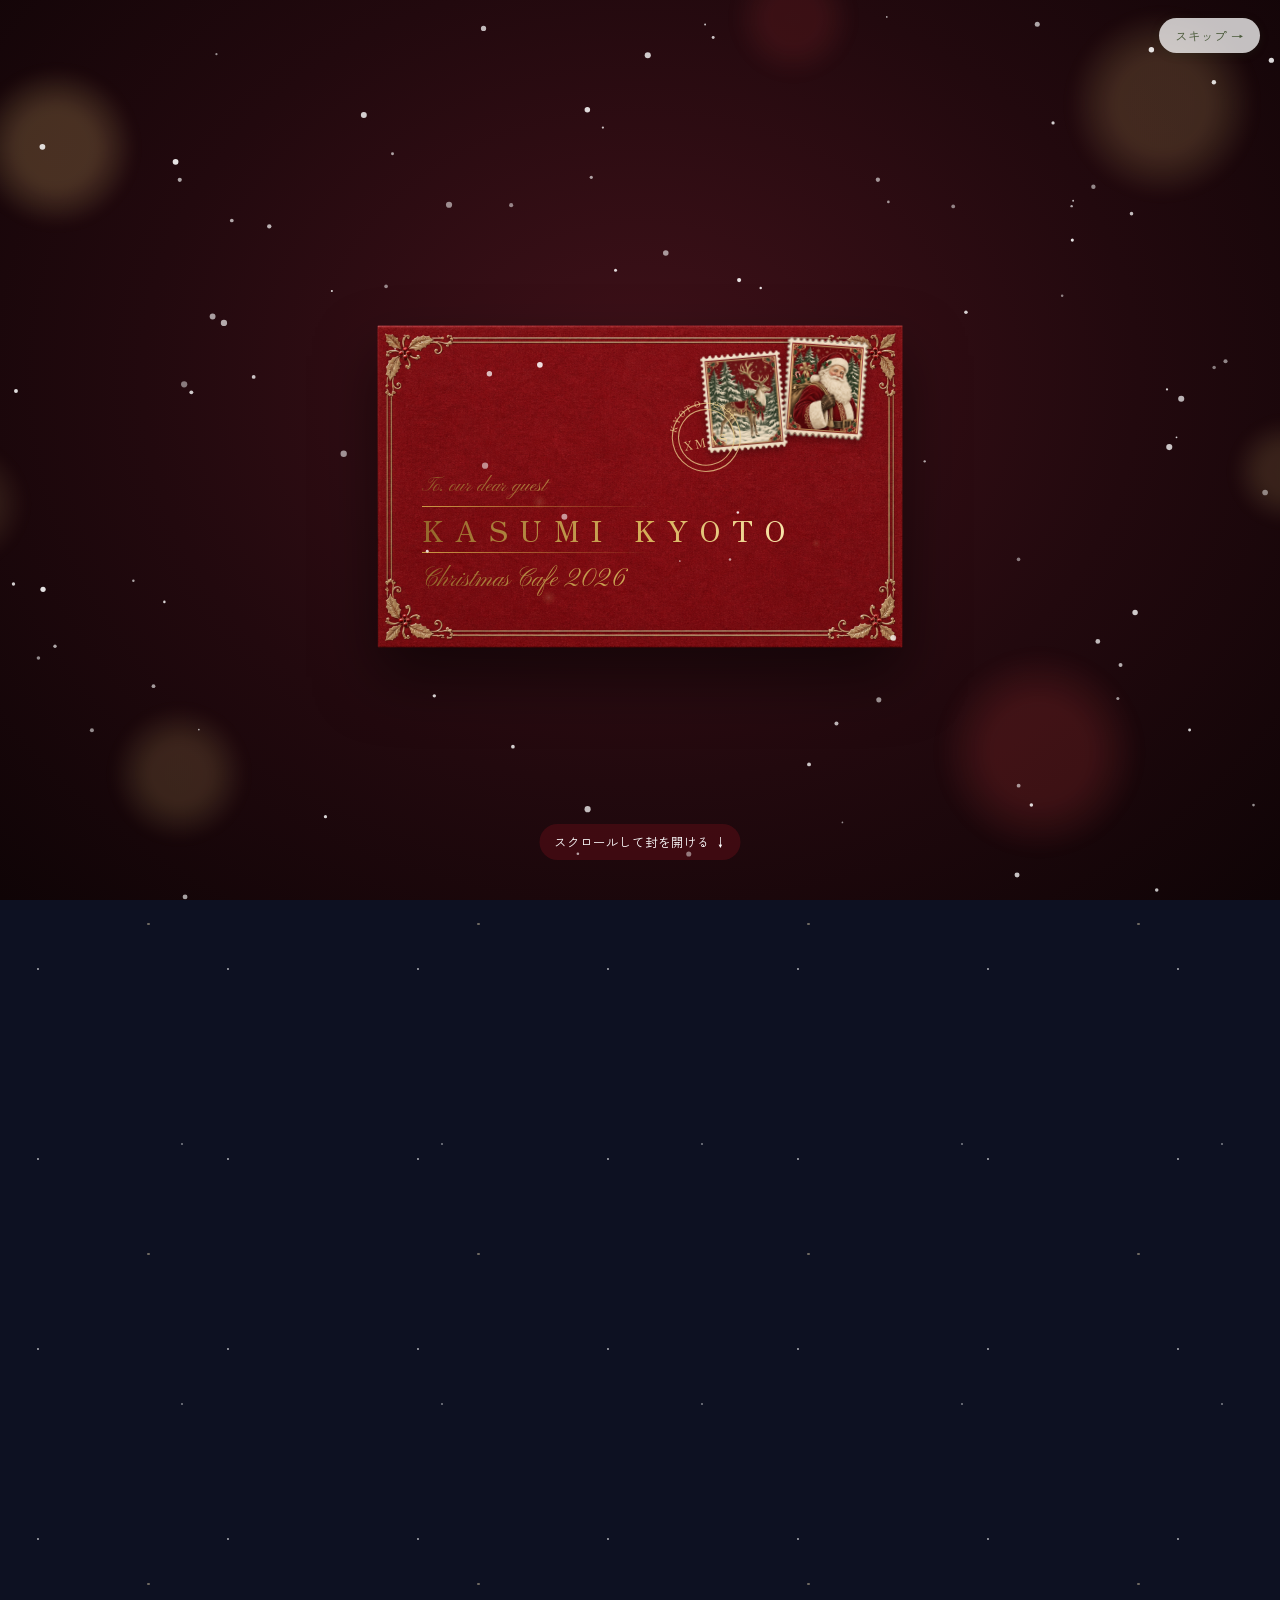
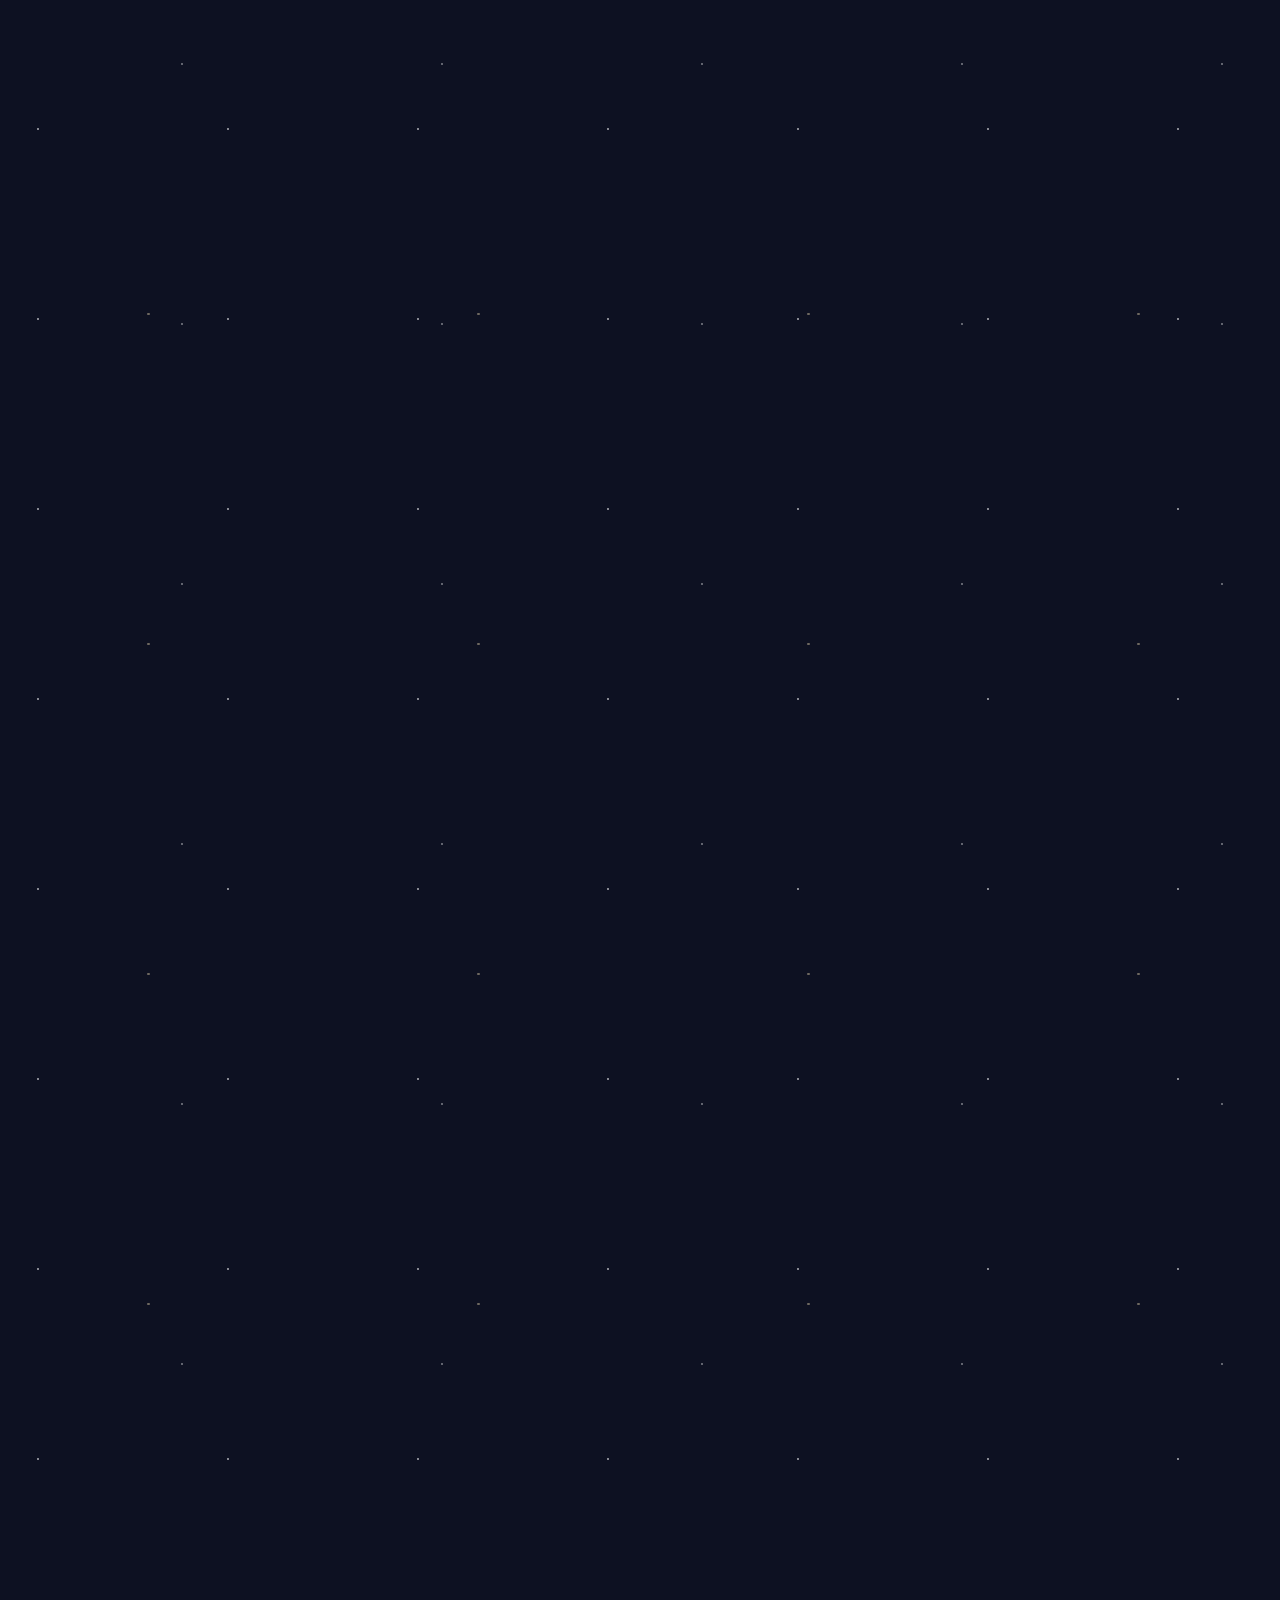
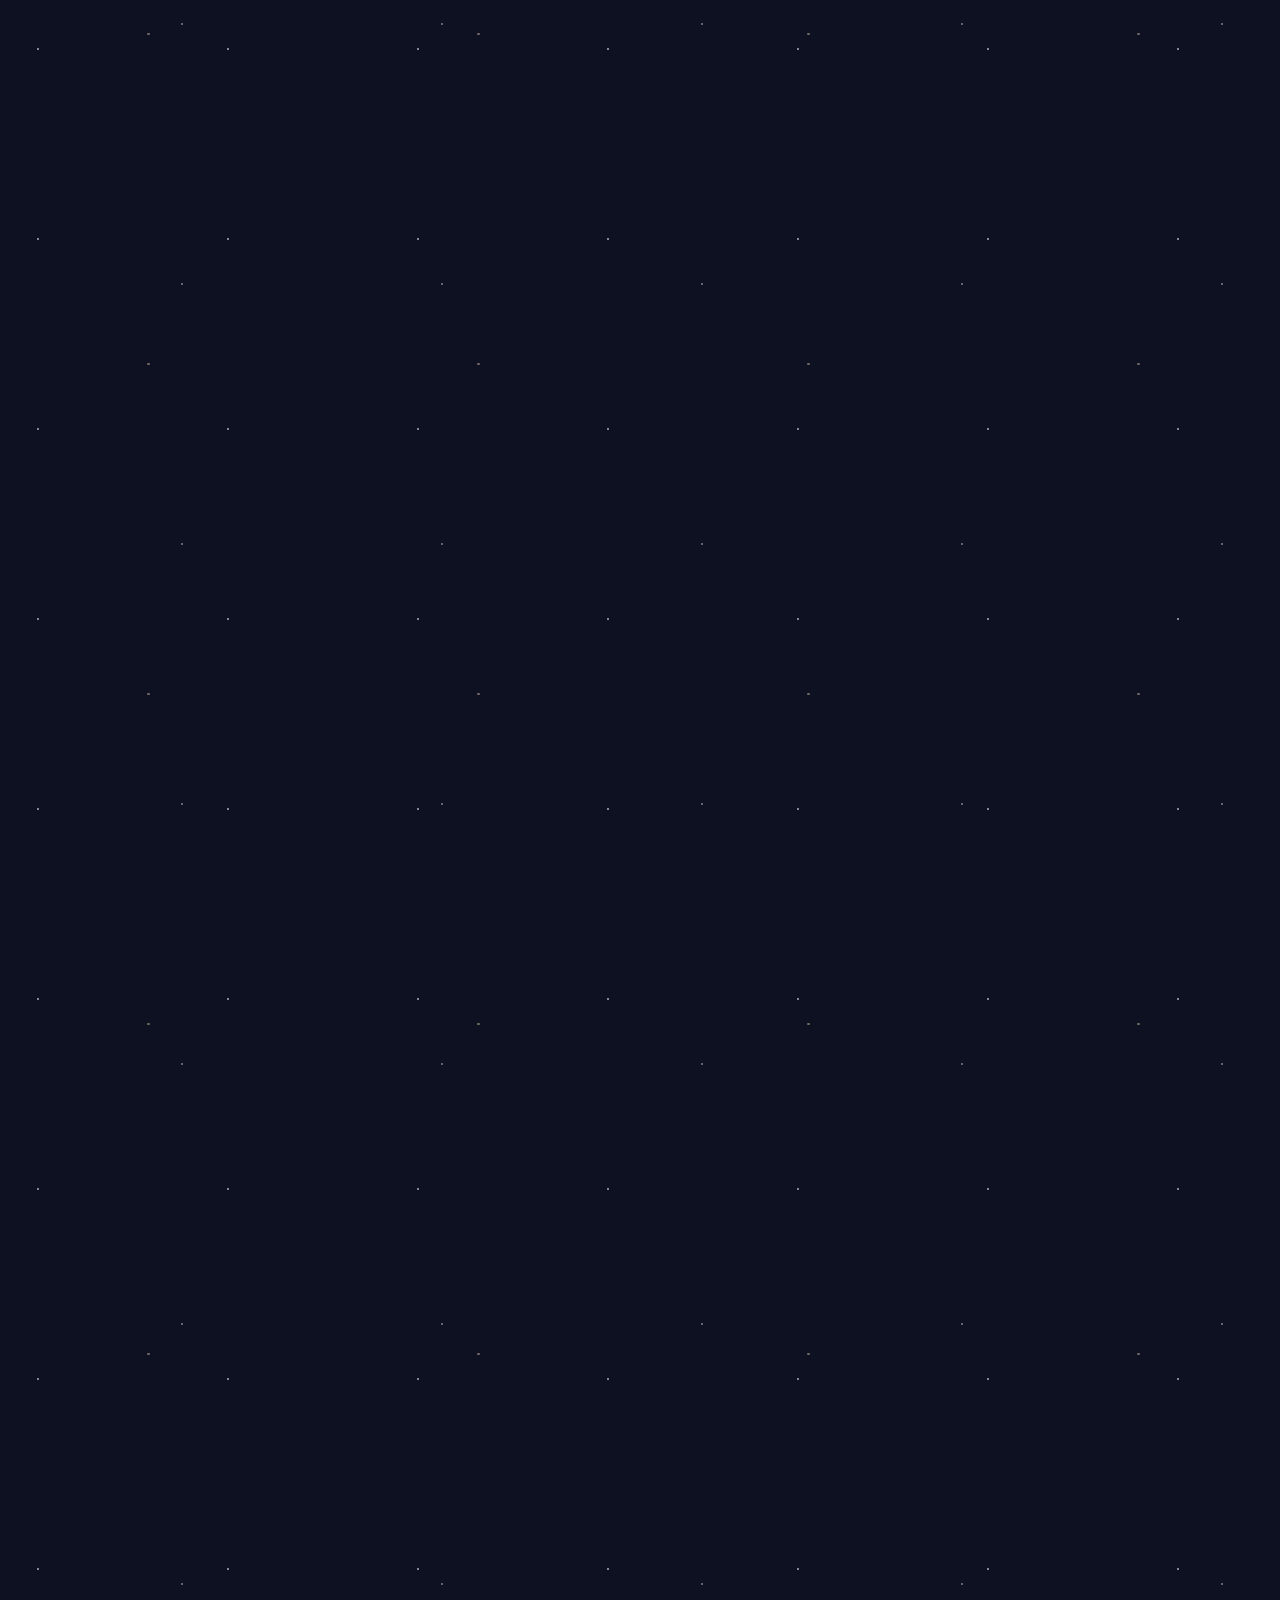
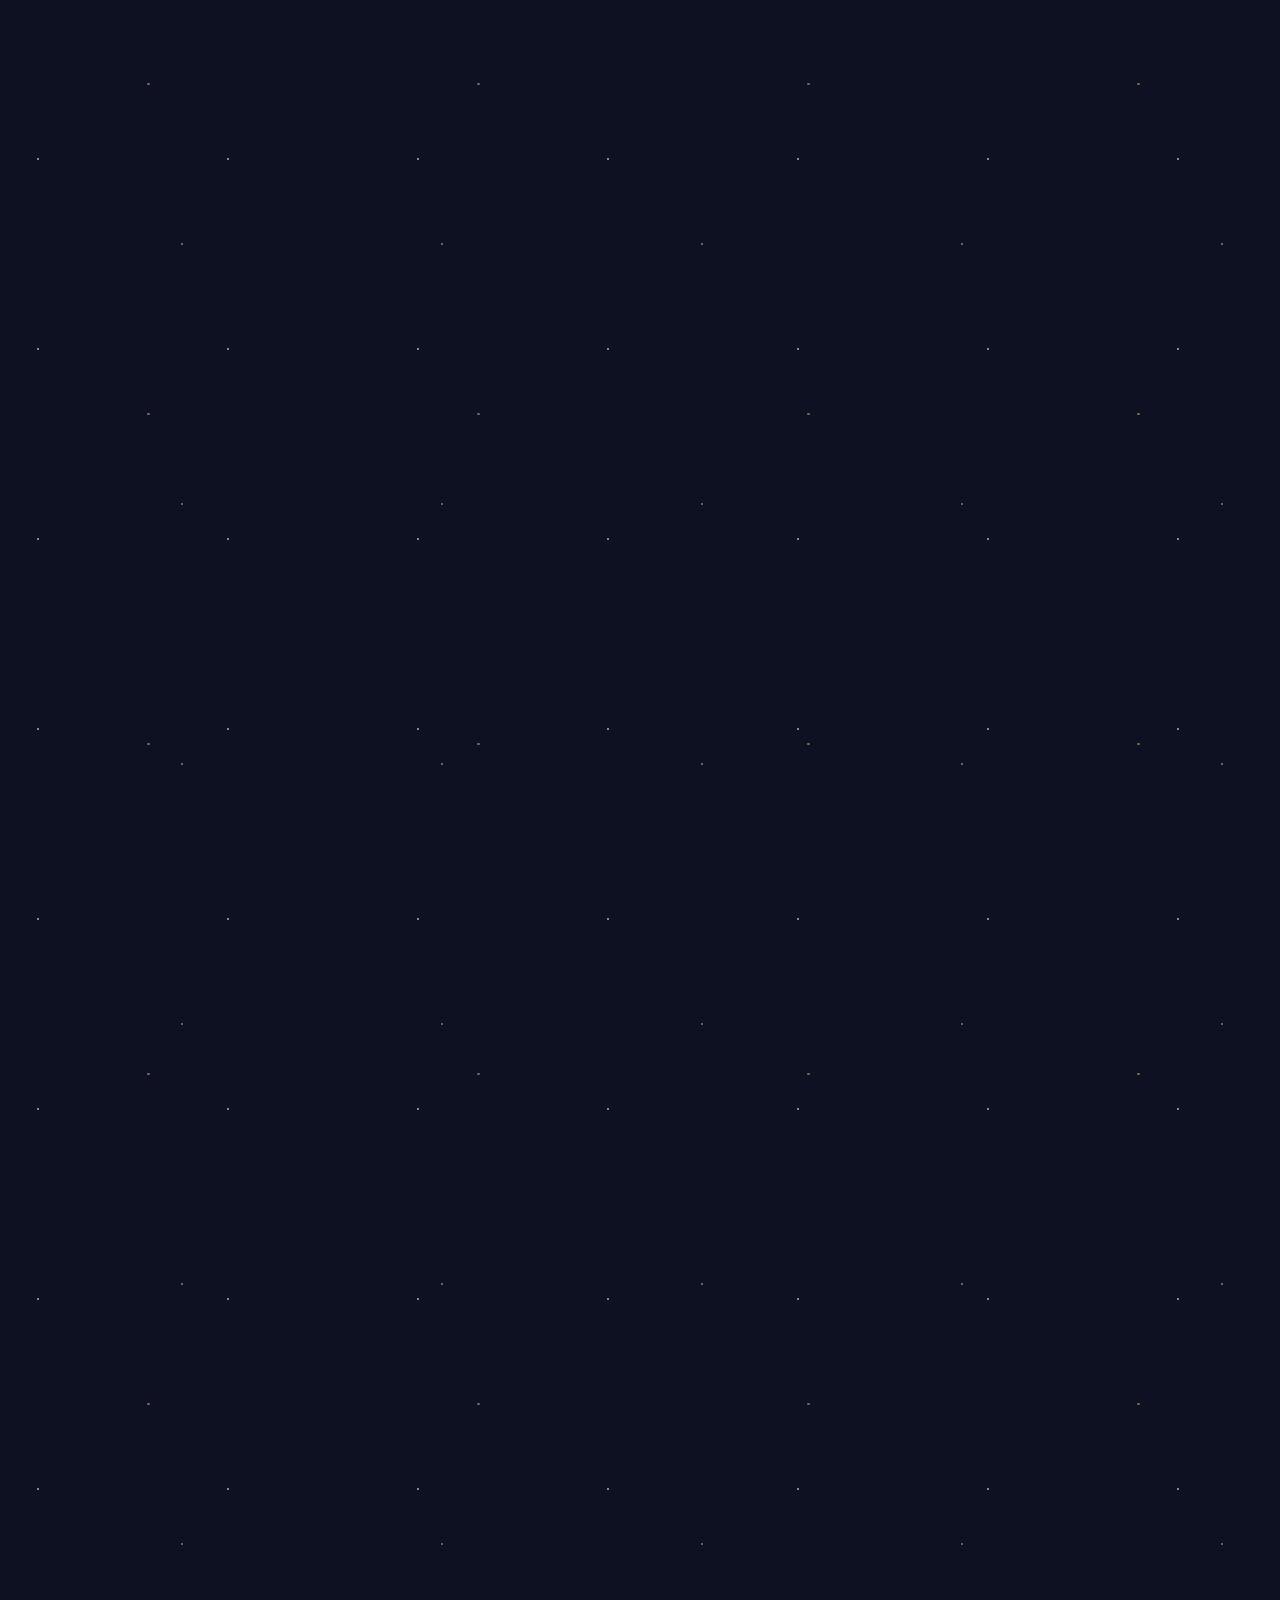
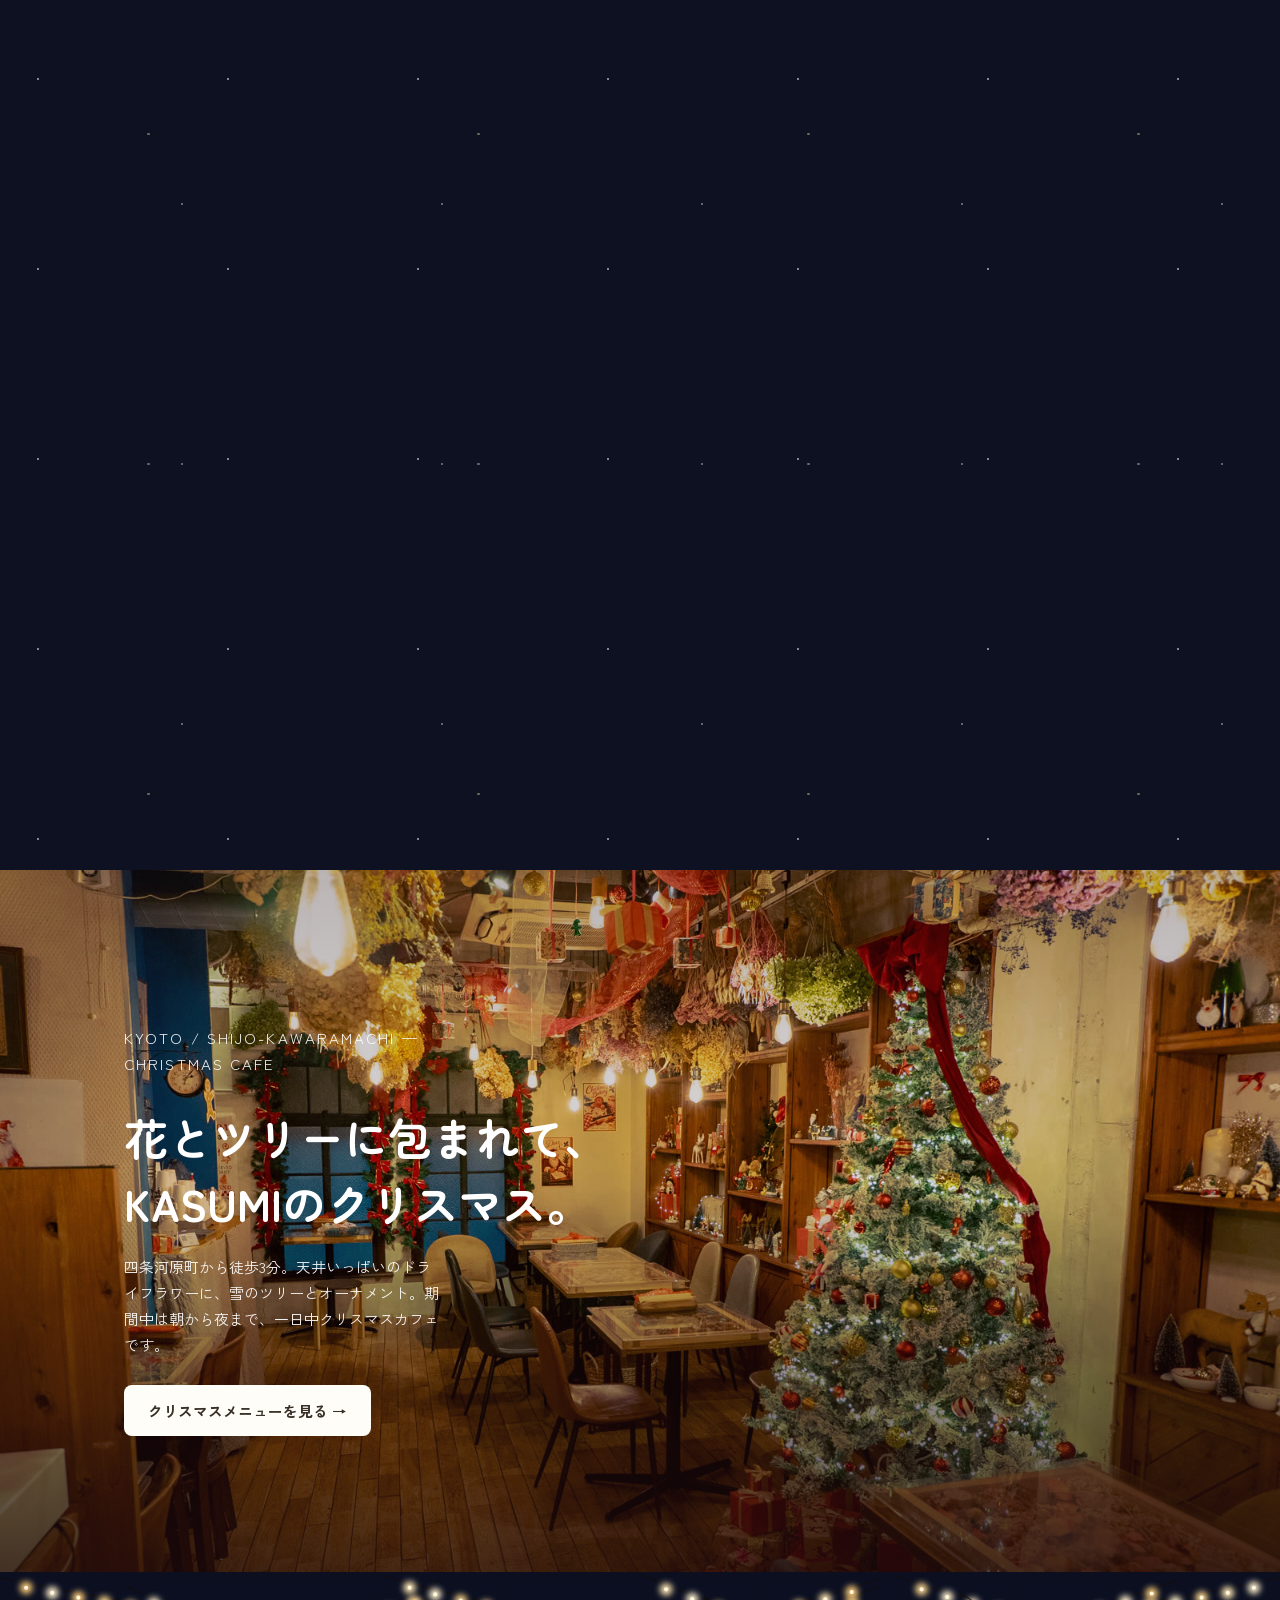
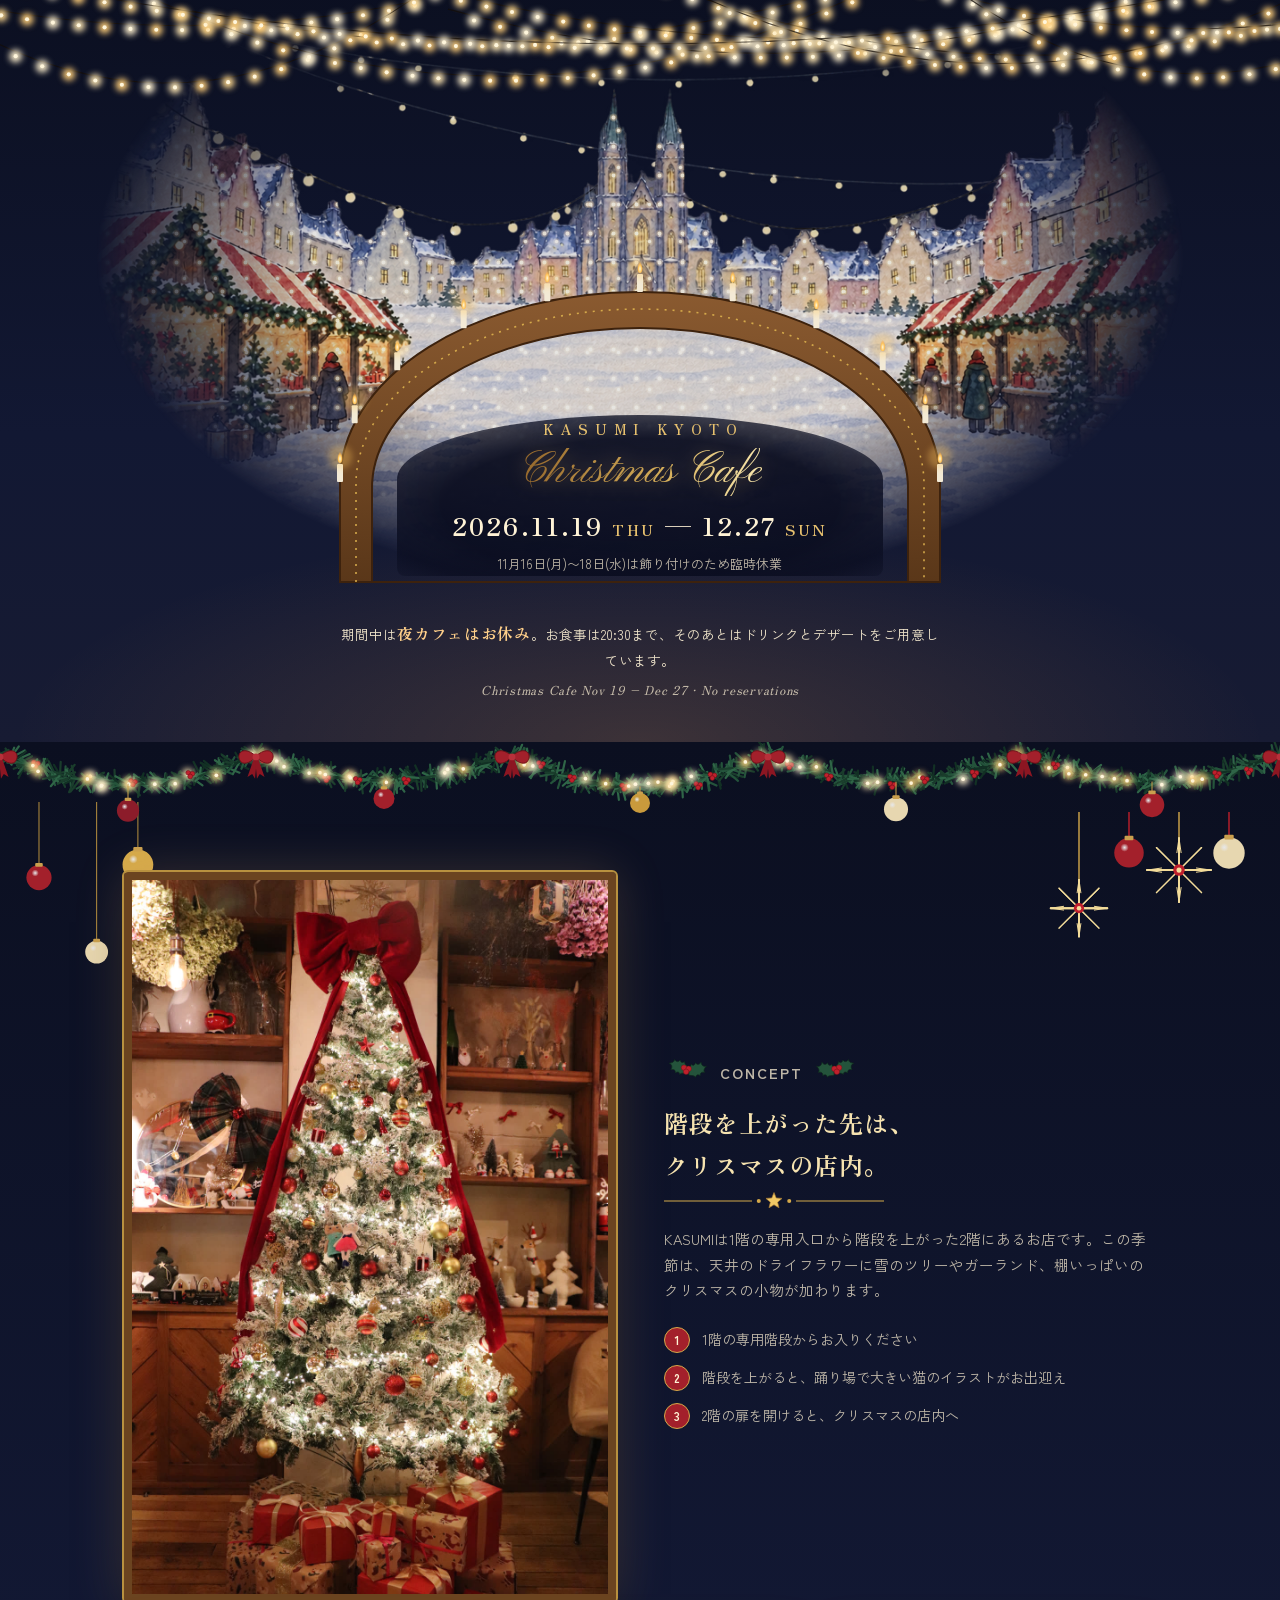
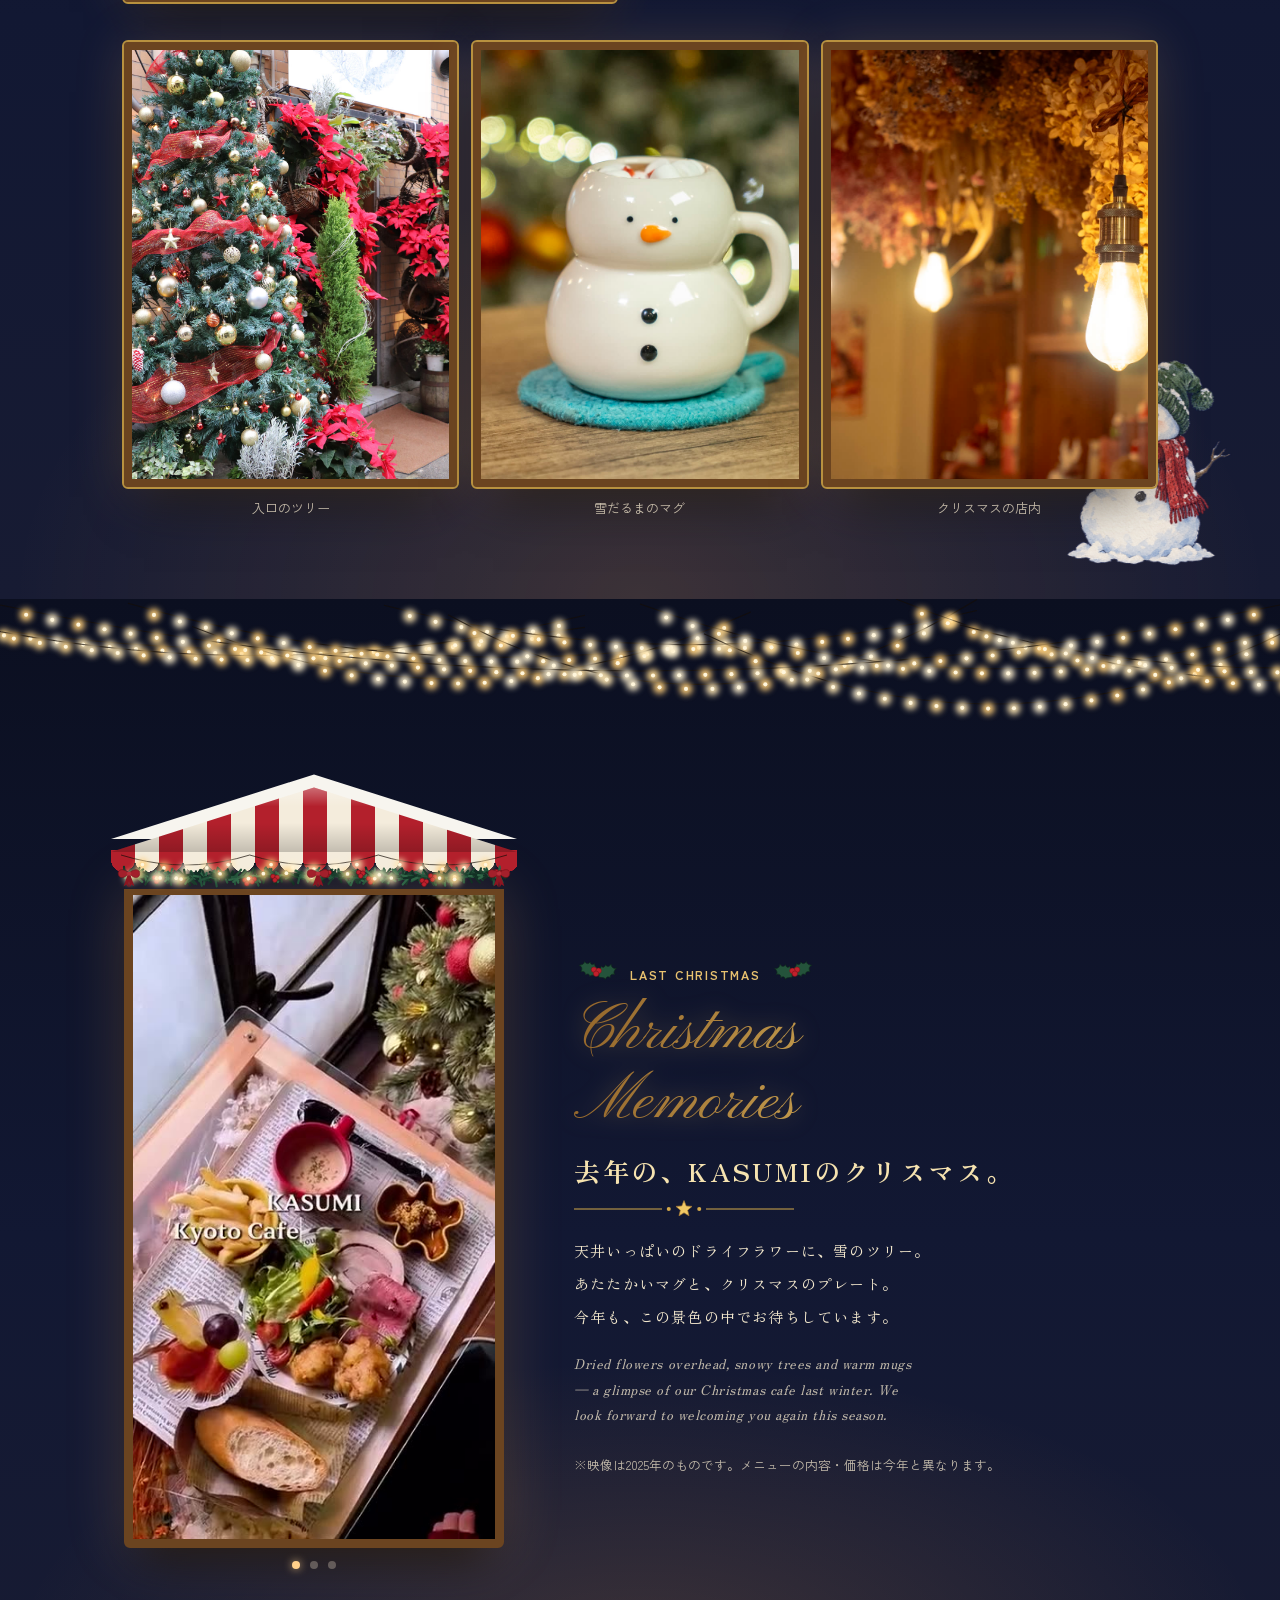
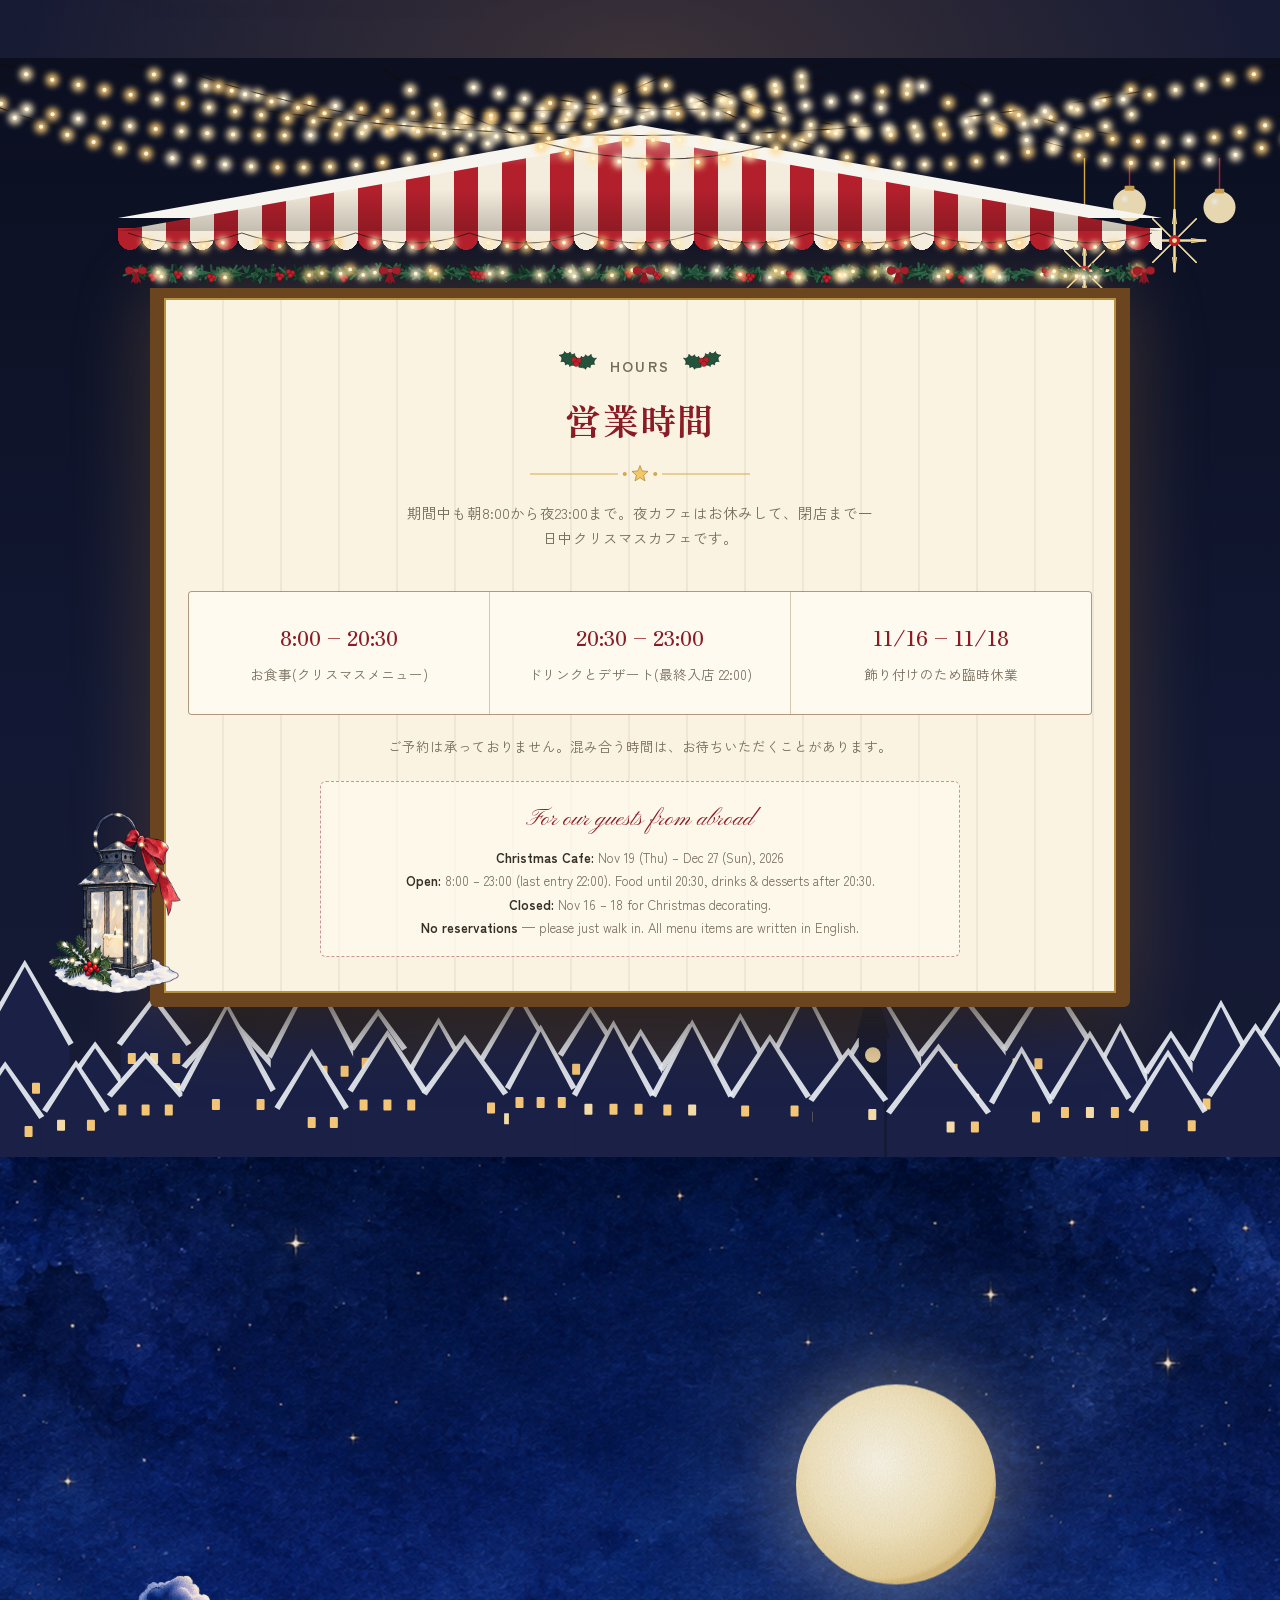
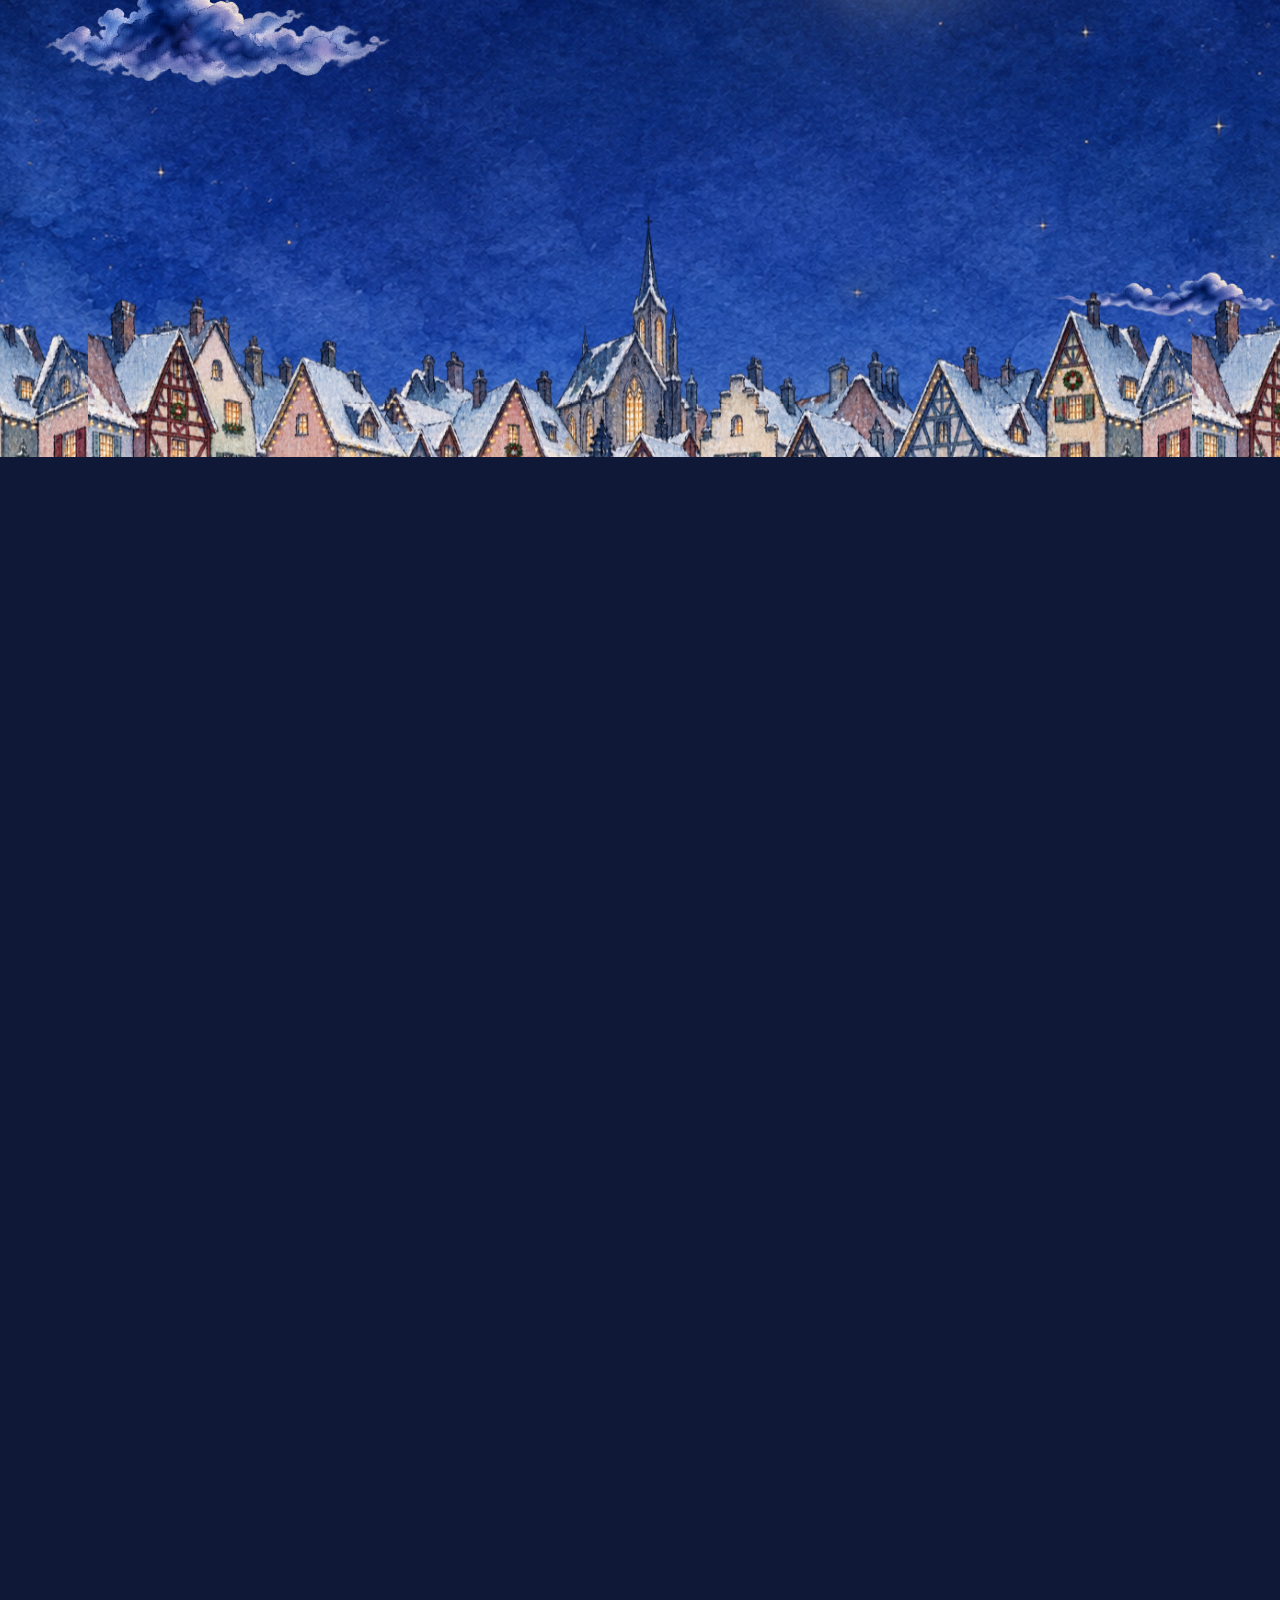
<file: index.html>
<!DOCTYPE html>
<html lang="ja">
<head>
<meta charset="UTF-8">
<!-- アクセス解析(Googleアナリティクス、課題リスト#3)。プロパティ「KASUMI」の既存のウェブストリーム G-07JGNKQDGV を使う -->
<script async src="https://www.googletagmanager.com/gtag/js?id=G-07JGNKQDGV"></script>
<script>
  window.dataLayer = window.dataLayer || [];
  function gtag(){dataLayer.push(arguments);}
  gtag('js', new Date());
  gtag('config', 'G-07JGNKQDGV');
</script>

<meta name="viewport" content="width=device-width, initial-scale=1.0">
<title>KASUMI(かすみ)| 京都・四条河原町のクリスマスカフェ</title>
<meta name="description" content="京都市中京区、四条河原町から徒歩3分。ドライフラワーカフェ KASUMI のクリスマスカフェ。2026年11月19日(木)〜12月27日(日)、朝から夜まで一日中クリスマス仕様でお待ちしています。">
<!-- LINE・SNSで共有したときのカード(OGP)とアイコン(2026-09-27 広報チェックの提案①) -->
<meta property="og:type" content="website">
<meta property="og:site_name" content="KASUMI KYOTO">
<meta property="og:title" content="KASUMIのクリスマスカフェ 2026｜京都・四条河原町">
<meta property="og:description" content="2026年11月19日(木)〜12月27日(日)。ドライフラワーのカフェKASUMIが、朝から夜までクリスマスカフェになります。予約不要。">
<meta property="og:url" content="https://yoichi077-cyber.github.io/kasumihp/">
<meta property="og:image" content="https://yoichi077-cyber.github.io/kasumihp/images/christmas/og/og-christmas.jpg">
<meta property="og:image:width" content="1200">
<meta property="og:image:height" content="630">
<meta property="og:locale" content="ja_JP">
<meta name="twitter:card" content="summary_large_image">
<link rel="icon" type="image/png" href="images/christmas/og/favicon.png">
<link rel="apple-touch-icon" href="images/christmas/og/apple-touch-icon.png">
<!-- AI検索・Google向けのお店情報(課題リスト#4)。07_共通知識の店舗基本情報・営業情報(版7)と一致させる -->
<script type="application/ld+json">
{
  "@context": "https://schema.org",
  "@type": "CafeOrCoffeeShop",
  "name": "KASUMI",
  "alternateName": ["かすみ", "KASUMI KYOTO"],
  "url": "https://yoichi077-cyber.github.io/kasumihp/",
  "image": "https://yoichi077-cyber.github.io/kasumihp/images/christmas/og/og-christmas.jpg",
  "telephone": "+81-75-231-2922",
  "address": {
    "@type": "PostalAddress",
    "postalCode": "604-8046",
    "addressRegion": "京都府",
    "addressLocality": "京都市中京区",
    "streetAddress": "新京極通蛸薬師下る東側町508 2F",
    "addressCountry": "JP"
  },
  "openingHoursSpecification": [{
    "@type": "OpeningHoursSpecification",
    "dayOfWeek": ["Monday","Tuesday","Wednesday","Thursday","Friday","Saturday","Sunday"],
    "opens": "08:00",
    "closes": "23:00"
  }],
  "acceptsReservations": false,
  "hasMap": "https://maps.app.goo.gl/QVpJ8UWYc7qEV3ALA",
  "sameAs": ["https://www.instagram.com/kasumi_kyoto/", "https://www.tiktok.com/@ayuko_cafegirl"]
}
</script>
<link rel="preconnect" href="https://fonts.googleapis.com">
<link rel="stylesheet" href="https://fonts.googleapis.com/css2?family=Pinyon+Script&family=UnifrakturMaguntia&family=Zen+Old+Mincho:wght@500;700&display=swap">
<link rel="stylesheet" href="style.css">
<link rel="stylesheet" href="christmas.css">
<link rel="stylesheet" href="christmas-deco.css">
</head>
<body class="xmas">

<!-- ===== クリスマス版(2026)。基本版は Git の目印 base-v1 に保存 =====
     設計: 第2の脳/06_ホームページ/クリスマス版_設計メモ.md
     絵は Codex が images/christmas/ に保存したものを自動で使う。まだ無い絵は、コードで描いた仮の図形で表示する -->

<!-- ===== 入口: 赤い封筒の招待状 =====
     封筒の表 → 裏返す → 封ろうが外れてふたが開く → 手紙が出る → 金の文字が光る → 光が広がって店内写真へ
     高さは envelope.js が画面7つ分(px)で付ける。JS無効/動きを減らす設定の時は高さ0のまま(本編から表示) -->
<div class="entrance xe" id="entrance">
  <button class="entrance-skip" type="button" id="entranceSkip">スキップ →</button>
  <div class="entrance-sticky xe-sticky">
    <div class="xe-bokeh" aria-hidden="true"></div>

    <div class="xe-env" aria-hidden="true">
      <!-- 表 -->
      <div class="xe-front" data-art="images/christmas/envelope-front.png">
        <div class="xe-address">
          <span class="xe-to">To. our dear guest</span>
          <span class="xe-from">KASUMI KYOTO</span>
          <span class="xe-from-sub">Christmas Cafe 2026</span>
        </div>
        <div class="xe-stamps">
          <div class="xe-stamp xe-stamp--santa" data-art="images/christmas/stamp-santa.png"><span>Santa</span></div>
          <div class="xe-stamp xe-stamp--reindeer" data-art="images/christmas/stamp-reindeer.png"><span>Noël</span></div>
          <svg class="xe-postmark" viewBox="0 0 120 120"><circle cx="60" cy="60" r="44" /><circle cx="60" cy="60" r="36" /><path id="pm" d="M60 60 m-40 0 a40 40 0 1 1 80 0" fill="none" stroke="none"/><text><textPath href="#pm" startOffset="50%" text-anchor="middle">KYOTO · 2026</textPath></text><text x="60" y="72" text-anchor="middle" class="pm-mid">XMAS</text></svg>
        </div>
      </div>
      <!-- 裏(本体・手紙・ポケット・ふた) -->
      <div class="xe-back">
        <div class="xe-body" data-art="images/christmas/envelope-back.png"></div>
        <div class="xe-card"></div>
        <div class="xe-pocket" data-art="images/christmas/envelope-back.png"></div>
        <div class="xe-flap" data-art="images/christmas/envelope-flap.png"></div>
        <div class="xe-seal" data-art="images/christmas/wax-seal.png"></div>
      </div>
    </div>

    <!-- 手紙(文字は絵に描かず、ここで金色の文字として重ねる) -->
    <div class="xe-letter" data-art="images/christmas/letter-paper.png">
      <div class="xe-letter-inner">
        <!-- 「ご招待」は無料招待と誤解されるので使わない。署名(ヤイチ班長)も入れない(2026-09-26 オーナー指示) -->
        <p class="xe-line xe-line--en">Christmas Cafe</p>
        <p class="xe-line xe-line--lead">今年も、KASUMIは<br>クリスマスカフェを開催します。</p>
        <p class="xe-line">店内を、クリスマスの飾りでいっぱいにして、<br>あたたかい飲み物とごちそうを用意しました。</p>
        <p class="xe-line">階段の上で、お待ちしております。</p>
        <p class="xe-line xe-line--date">2026.11.19 <small>THU</small> — 12.27 <small>SUN</small></p>
        <p class="xe-line xe-line--en xe-line--small">KASUMI KYOTO</p>
      </div>
    </div>

    <canvas class="xe-dust" aria-hidden="true"></canvas>
    <div class="xe-flash" aria-hidden="true"></div>

    <!-- 光が消えたあとの店内写真(2025年クリスマスの店内) -->
    <div class="xe-photo">
      <img src="images/christmas/photos2026/interior-b.jpg" alt="ドライフラワーの天井とクリスマスツリー。2026年のKASUMIの店内">
    </div>
    <p class="scene-caption xe-caption">ようこそ、KASUMIのクリスマスへ。</p>

    <p class="scroll-hint">スクロールして封を開ける ↓</p>
  </div>
</div>

<header class="site-header">
  <div class="wrap">
    <div class="logo">KASUMI<span> KYOTO</span><em class="logo-xmas" aria-hidden="true">Christmas</em></div>
    <nav class="nav">
      <a href="#concept">お店紹介</a>
      <a href="#hours">営業時間</a>
      <a href="#menu">クリスマスメニュー</a>
      <a href="#faq">よくある質問</a>
      <a href="#access">アクセス</a>
    </nav>
  </div>
  <div class="xm-lights xm-lights--header" data-deco="lights"></div>
</header>

<!-- お知らせ。data-until の日を過ぎると自動で消える。内容は 07_共通知識/営業情報.md(版11)と一致させる。
     クリスマス版を開催前(11/15まで)に出すため、それまでの営業と臨時休業をここで知らせる -->
<div class="notice" id="notice">
  <div class="wrap">
    <p class="notice-item" data-until="2026-11-15"><span class="notice-label">お知らせ</span>11月15日(日)までは、いつものメニューと夜カフェで営業しています。</p>
    <p class="notice-item" data-until="2026-11-18"><span class="notice-label">臨時休業</span>11月16日(月)〜18日(水)は飾り付けのためお休みします。11月19日(木)からクリスマスカフェです。</p>
    <p class="notice-item" data-until="2026-11-18" lang="en"><span class="notice-label">Notice</span>Closed Nov 16 (Mon) &ndash; 18 (Wed) for Christmas decorating. Christmas Cafe from Nov 19 (Thu) to Dec 27 (Sun).</p>
  </div>
</div>

<section class="hero" id="top" data-hero-image>
  <!-- 写真の上には飾りを重ねない(2026-09-26 オーナー指示) -->
  <div class="hero-inner">
    <p class="hero-eyebrow">Kyoto / Shijo-Kawaramachi — Christmas Cafe</p>
    <h1>花とツリーに包まれて、<br>KASUMIのクリスマス。</h1>
    <p>四条河原町から徒歩3分。天井いっぱいのドライフラワーに、雪のツリーとオーナメント。期間中は朝から夜まで、一日中クリスマスカフェです。</p>
    <a class="btn" href="#menu">クリスマスメニューを見る →</a>
  </div>
</section>

<!-- 期間と臨時休業は 07_共通知識/営業情報.md(版6)の変更予定に合わせる。
     看板はドレスデンのクリスマスマーケットの入口にある「ろうそくの木のアーチ」の形 -->
<div class="xmas-dates xm-night" id="dates">
  <div class="xm-canopy" data-deco="canopy" data-h="120"></div>
  <div class="xm-archsign">
    <!-- 大聖堂はアーチ看板の奥に立ち、看板の上へそびえる(文字の後ろは暗くして読めるように) -->
    <div class="xm-art xm-art--cathedral xm-sparkle" data-art="images/christmas/cathedral.png" aria-hidden="true"></div>
    <!-- 手描きの広場の1枚絵(square.png)が届いたら、大聖堂・陶器の家・影絵の代わりにこれだけを出す -->
    <div class="xm-art xm-art--square xm-sparkle" data-art="images/christmas/square.png" aria-hidden="true"></div>
    <div class="xm-arch" data-deco="arch"></div>
    <div class="xm-archsign-text">
      <span class="xm-archsign-kasumi">KASUMI KYOTO</span>
      <span class="xm-archsign-en">Christmas Cafe</span>
      <b>2026.11.19 <small>THU</small> — 12.27 <small>SUN</small></b>
      <span class="xm-archsign-note">11月16日(月)〜18日(水)は飾り付けのため臨時休業</span>
    </div>
  </div>
  <p class="xm-period-note">期間中は<b>夜カフェはお休み</b>。お食事は20:30まで、そのあとはドリンクとデザートをご用意しています。<span lang="en">Christmas Cafe Nov 19 &ndash; Dec 27 &middot; No reservations</span></p>
  <div class="xm-skyline" data-deco="skyline" data-h="150"></div>
  <div class="xm-lanterns" data-deco="lanterns"></div>
</div>

<section id="concept" class="xm-concept xm-night">
  <div class="xm-art xm-art--snowman" data-art="images/christmas/snowman.png" aria-hidden="true"></div>
  <div class="xm-garland" data-deco="garland"></div>
  <div class="xm-stars xm-stars--right" data-deco="stars" data-count="2" data-len="120"></div>
  <div class="xm-hang xm-hang--left" data-deco="hang" data-count="3" data-len="140"></div>
  <div class="wrap concept">
    <img src="images/christmas/photos2026/shop-tree.jpg" alt="赤いリボンの雪のツリーと、クリスマスの小物が並ぶ棚">
    <div class="concept-text">
      <p class="eyebrow"><span class="xm-holly" data-deco="holly"></span>Concept<span class="xm-holly xm-holly--flip" data-deco="holly"></span></p>
      <h2>階段を上がった先は、<br>クリスマスの店内。</h2>
      <div class="xm-divider" data-deco="divider"></div>
      <p>KASUMIは1階の専用入口から階段を上がった2階にあるお店です。この季節は、天井のドライフラワーに雪のツリーやガーランド、棚いっぱいのクリスマスの小物が加わります。</p>
      <ul class="concept-steps">
        <li><span class="num">1</span>1階の専用階段からお入りください</li>
        <li><span class="num">2</span>階段を上がると、踊り場で大きい猫のイラストがお出迎え</li>
        <li><span class="num">3</span>2階の扉を開けると、クリスマスの店内へ</li>
      </ul>
    </div>
  </div>
  <div class="wrap">
    <!-- 写真は 2026-11-18 のクリスマス撮影(人の写っていないもの。素材利用情報 版5) -->
    <ul class="concept-strip">
      <li><figure><img src="images/christmas/photos2026/entrance-tree.jpg" alt="1階の入口。ツリーと赤いポインセチア" loading="lazy"><figcaption>入口のツリー</figcaption></figure></li>
      <li><figure><img src="images/christmas/photos2026/snowman-mug.jpg" alt="雪だるまのマグ" loading="lazy"><figcaption>雪だるまのマグ</figcaption></figure></li>
      <li><figure><img src="images/christmas/photos2026/interior-c.jpg" alt="ツリーのある店内" loading="lazy"><figcaption>クリスマスの店内</figcaption></figure></li>
    </ul>
  </div>
</section>

<!-- ===== 去年のクリスマスカフェ(動画) =====
     動画はスタッフが編集した2025年のリール3本(KASUMI_photos/クリスマスカフェ/HP用動画)。
     去年の「クリスマス限定メニューは12月25日まで」の文字が入る終わりの数秒は切ってある(今年は12/27まで)。
     音なし・自動再生・くり返し。動画の上には飾りを重ねない -->
<section id="last-xmas" class="xm-night xm-lastxmas">
  <div class="xm-canopy" data-deco="canopy" data-h="120"></div>
  <div class="wrap xm-lx">
    <!-- 窓は1つ。3本を順番にくり返し流す(3つ並べるとうるさい、とオーナー指示 2026-09-26) -->
    <div class="xm-vhut">
      <video class="xm-playlist" muted playsinline preload="auto"
        data-list="images/christmas/video/last-xmas-1.mp4 images/christmas/video/last-xmas-2.mp4 images/christmas/video/last-xmas-3.mp4"
        src="images/christmas/video/last-xmas-1.mp4" poster="images/christmas/video/last-xmas-1.jpg"
        aria-label="去年のクリスマスカフェの様子。ツリーの横のクリスマスプレート、雪のツリーの店内、入口のポインセチア"></video>
      <div class="xm-vdots" aria-hidden="true"><i class="on"></i><i></i><i></i></div>
    </div>
    <div class="xm-lx-text">
      <p class="eyebrow"><span class="xm-holly" data-deco="holly"></span>Last Christmas<span class="xm-holly xm-holly--flip" data-deco="holly"></span></p>
      <p class="xm-lx-en">Christmas<br>Memories</p>
      <h2>去年の、KASUMIのクリスマス。</h2>
      <div class="xm-divider" data-deco="divider"></div>
      <p class="xm-lx-ja">天井いっぱいのドライフラワーに、雪のツリー。<br>あたたかいマグと、クリスマスのプレート。<br>今年も、この景色の中でお待ちしています。</p>
      <p class="xm-lx-en-body">Dried flowers overhead, snowy trees and warm mugs &mdash; a glimpse of our Christmas cafe last winter. We look forward to welcoming you again this season.</p>
      <p class="xm-videos-note">※映像は2025年のものです。メニューの内容・価格は今年と異なります。</p>
    </div>
  </div>
</section>

<section id="hours" class="hours xm-night xm-hours">
  <div class="xm-art xm-art--lantern xm-sparkle" data-art="images/christmas/lantern.png" aria-hidden="true"></div>
  <div class="xm-canopy" data-deco="canopy" data-h="130"></div>
  <div class="xm-stars xm-stars--hours" data-deco="stars" data-count="2" data-len="90"></div>
  <div class="xm-skyline xm-skyline--hours" data-deco="skyline" data-h="170"></div>
  <div class="wrap xm-bighut">
    <div class="xm-roof xm-roof--big" aria-hidden="true">
      <div class="xm-valance"></div>
      <div class="xm-hut-eave" data-deco="lights"></div>
      <div class="xm-roof-garland" data-deco="garland" data-flat="1"></div>
    </div>
    <div class="section-head">
      <p class="eyebrow"><span class="xm-holly" data-deco="holly"></span>Hours<span class="xm-holly xm-holly--flip" data-deco="holly"></span></p>
      <h2>営業時間</h2>
      <div class="xm-divider" data-deco="divider"></div>
      <p>期間中も朝8:00から夜23:00まで。夜カフェはお休みして、閉店まで一日中クリスマスカフェです。</p>
    </div>
    <!-- 期間中の営業形態は 07_共通知識/営業情報.md(版6)の変更予定「クリスマスカフェ期間の営業形態」に合わせる。
         16:00のライトダウンの有無と、20:30以降の品目は未確認なので書かない -->
    <div class="hours-grid">
      <div class="hours-card">
        <div class="time">8:00 – 20:30</div>
        <div class="label">お食事(クリスマスメニュー)</div>
      </div>
      <div class="hours-card">
        <div class="time">20:30 – 23:00</div>
        <div class="label">ドリンクとデザート(最終入店 22:00)</div>
      </div>
      <div class="hours-card">
        <div class="time">11/16 – 11/18</div>
        <div class="label">飾り付けのため臨時休業</div>
      </div>
    </div>
    <p class="hours-note">ご予約は承っておりません。混み合う時間は、お待ちいただくことがあります。</p>
    <!-- 英語の案内(広報チェックの提案⑥)。内容は 07_共通知識/営業情報.md 版7・店舗基本情報.md と一致させる -->
    <div class="xm-english" lang="en">
      <p class="xm-english-title">For our guests from abroad</p>
      <ul>
        <li><b>Christmas Cafe:</b> Nov 19 (Thu) &ndash; Dec 27 (Sun), 2026</li>
        <li><b>Open:</b> 8:00 &ndash; 23:00 (last entry 22:00). Food until 20:30, drinks &amp; desserts after 20:30.</li>
        <li><b>Closed:</b> Nov 16 &ndash; 18 for Christmas decorating.</li>
        <li><b>No reservations</b> &mdash; please just walk in. All menu items are written in English.</li>
      </ul>
    </div>
  </div>
</section>

<!-- ===== ソリの演出: 夜空をサンタとトナカイのソリが駆ける =====
     ヨーロッパの旧市街の屋根の上から、カメラがゆっくり夜空へ上がり、ソリが月の前を横切って、金の光の粉が残る → 「Christmas Menu」
     星と月はコードで描く。夜空・雲・ソリは Codex の水彩画。街並みは Codex の絵が届くまでコードで描く。高さは sleigh.js が付ける -->
<section class="xs" id="sleigh" aria-label="サンタのソリが夜空を駆ける演出">
  <div class="xs-sticky">
    <div class="xs-sky" data-art="images/christmas/sleigh-sky.jpg"></div>
    <canvas class="xs-stars" aria-hidden="true"></canvas>
    <div class="xs-moon" aria-hidden="true"></div>
    <div class="xs-cloud xs-cloud--a" data-art="images/christmas/sleigh-cloud-a.png" aria-hidden="true"></div>
    <div class="xs-cloud xs-cloud--b" data-art="images/christmas/sleigh-cloud-b.png" aria-hidden="true"></div>
    <canvas class="xs-trail" aria-hidden="true"></canvas>
    <div class="xs-sleigh" data-art="images/christmas/sleigh.png" aria-hidden="true">
      <svg class="xs-fallback" viewBox="0 0 400 150">
        <!-- 仮のソリ(金の線画)。Codex の sleigh.png が届いたら自動で差し替わる -->
        <g fill="none" stroke="currentColor" stroke-width="2.4" stroke-linecap="round" stroke-linejoin="round">
          <path d="M10 118 q8 14 30 14 h70 q14 0 20 -12" />
          <path d="M22 118 v-26 q0 -16 18 -18 h40 q20 0 30 -20 q4 -8 12 -6" />
          <path d="M30 92 h70" />
          <path d="M50 74 q-6 -18 8 -26 q14 -6 20 8 q2 10 -6 18" />
          <circle cx="66" cy="44" r="7" />
          <path d="M60 38 q6 -12 16 -4" />
          <path d="M92 56 l10 -18 q10 -6 18 2 l-6 16" />
          <path d="M112 70 C 160 66, 200 66, 240 60" />
          <path d="M112 76 C 170 80, 250 78, 330 60" />
        </g>
        <g fill="none" stroke="currentColor" stroke-width="2.2" stroke-linecap="round" stroke-linejoin="round">
          <g transform="translate(222 26)"><path d="M0 34 q10 -6 30 -4 q8 -8 14 -18 m-4 4 l-6 -12 m8 8 l4 -10 M4 34 l-8 22 m12 -20 l6 20 m18 -22 l-4 22 m10 -22 l10 18" /></g>
          <g transform="translate(300 12)"><path d="M0 34 q10 -6 30 -4 q8 -8 14 -18 m-4 4 l-6 -12 m8 8 l4 -10 M4 34 l-8 22 m12 -20 l6 20 m18 -22 l-4 22 m10 -22 l10 18" /></g>
        </g>
      </svg>
    </div>
    <!-- 手前: クリスマス一色のヨーロッパの旧市街(和の要素は入れない。2026-09-26 オーナー指示)。
         Codex の sleigh-town.png が届いたら自動で差し替わる。届くまではコードで描いた街並み -->
    <div class="xs-roofs" data-art="images/christmas/sleigh-town.png" data-deco="skyline" data-town="1" aria-hidden="true"></div>
    <p class="xs-caption"><span class="xs-caption-en">Merry Christmas</span><span class="xs-caption-ja">クリスマスのごちそうを、どうぞ。</span></p>
    <div class="xs-dusk" aria-hidden="true"></div>
  </div>
</section>

<section id="menu" class="xmas-menu xm-night">
  <div class="xm-art xm-art--globe" data-art="images/christmas/snowglobe.png" aria-hidden="true"></div>
  <div class="xm-art xm-art--wreath" data-art="images/christmas/wreath.png" aria-hidden="true"></div>
  <div class="xm-awning" aria-hidden="true"></div>
  <div class="xm-lights xm-lights--awning" data-deco="lights"></div>
  <div class="xm-art xm-art--nutL" data-art="images/christmas/nutcracker.png" aria-hidden="true"></div>
  <div class="xm-art xm-art--nutR" data-art="images/christmas/nutcracker.png" aria-hidden="true"></div>
  <div class="xm-marquee" data-deco="marquee" data-text="Christmas Menu" aria-hidden="true"></div>
  <p class="xm-marquee-sub" aria-hidden="true">KASUMI KYOTO · 2026</p>
  <div class="xm-canopy xm-canopy--menu" data-deco="canopy" data-h="160"></div>
  <div class="xm-stars xm-stars--menuL" data-deco="stars" data-count="2" data-len="90"></div>
  <div class="xm-stars xm-stars--menuR" data-deco="stars" data-count="2" data-len="260"></div>
  <div class="wrap">
    <div class="section-head">
      <p class="eyebrow"><span class="xm-holly" data-deco="holly"></span>Christmas Menu<span class="xm-holly xm-holly--flip" data-deco="holly"></span></p>
      <h2>クリスマスメニュー</h2>
      <div class="xm-divider" data-deco="divider"></div>
      <p>期間中は、おばんざいのセットをお休みして、クリスマスの洋食をご用意します。デザートは4種類のバスクチーズケーキから。価格はすべて税込です。</p>
    </div>
    <!-- 名前と価格は「クリスマス/2026_目標と作戦.md」のオーナー決定(2026-09-26)と 07_共通知識/メニュー・価格.md に合わせる。
         未決定の価格は「近日公開」。写真は2025年クリスマスのもの(今年の料理は10月の試作で撮影して差し替える) -->
    <div class="menu-grid menu-grid--2col">
      <div class="menu-card"><span class="xm-card-holly" data-deco="holly"></span>
        <div class="thumb"><img src="images/christmas/photos2026/main-nasu.jpg" alt="クリスマスプレート。ナスとミートソースのグラタンに、バゲット・ポテト・フルーツ・スープ" loading="lazy"></div>
        <div class="body">
          <h3>クリスマスプレート<span class="xm-en" lang="en">Christmas Plate — choose your main</span></h3>
          <p>6種類からメインを選べる、クリスマスの洋食プレート。どのメインでも同じ価格です。<br><span class="xm-en-line" lang="en">Pick one of six mains — same price for all.</span></p>
          <ul class="xm-mains xm-mains--photo">
            <li><img src="images/christmas/photos2026/main-nasu.jpg" alt="ナスとミートソースのグラタン" loading="lazy"><span>ナスとミートソースのグラタン<em class="xm-en" lang="en">Aubergine &amp; Meat Sauce Gratin</em></span></li>
            <li><img src="images/christmas/photos2026/main-chicken-spinach.jpg" alt="チキンとほうれん草のクリームグラタン" loading="lazy"><span>チキンとほうれん草のクリームグラタン<em class="xm-en" lang="en">Chicken &amp; Spinach Cream Gratin</em></span></li>
            <li><img src="images/christmas/photos2026/main-yamaimo.jpg" alt="山芋と明太子のクリームグラタン" loading="lazy"><span>山芋と明太子のクリームグラタン<em class="xm-en" lang="en">Yam &amp; Mentaiko Cream Gratin</em></span></li>
            <li><img src="images/christmas/photos2026/main-hamburg.jpg" alt="煮込みハンバーグ＆エビフライ" loading="lazy"><span>煮込みハンバーグ＆エビフライ<em class="xm-en" lang="en">Braised Hamburg Steak &amp; Fried Shrimp</em></span></li>
            <li><img src="images/christmas/photos2026/main-friedchicken.jpg" alt="フライドチキン" loading="lazy"><span>フライドチキン<em class="xm-en" lang="en">Fried Chicken</em></span></li>
            <li><img src="images/christmas/photos2026/main-chicken-frank.jpg" alt="フライドチキン（半量）とハーブフランクフルト" loading="lazy"><span>フライドチキン（半量）とハーブフランクフルト<em class="xm-en" lang="en">Half Fried Chicken &amp; Herb Frankfurter</em></span></li>
          </ul>
          <p class="price">¥1,980</p>
        </div>
      </div>
      <div class="menu-card"><span class="xm-card-holly" data-deco="holly"></span>
        <div class="thumb"><img src="images/christmas/photos2026/wagyu.jpg" alt="黒毛和牛のステーキ" loading="lazy"></div>
        <div class="body">
          <h3>黒毛和牛ステーキセット<span class="xm-en" lang="en">Japanese Black Wagyu Steak Set</span></h3>
          <p>黒毛和牛のステーキに、サラダ・フライドポテト・バゲット・野菜のコンソメスープを添えて。<br><span class="xm-en-line" lang="en">With salad, fries, baguette and vegetable consommé.</span></p>
          <p class="price">¥4,700</p>
        </div>
      </div>
      <div class="menu-card">
        <div class="thumb"><img src="images/christmas/photos2026/basque4.jpg" alt="クリスマスの盛り付けのバスクチーズケーキ4種" loading="lazy"></div>
        <div class="body">
          <h3>クリスマスのバスクチーズケーキ<span class="xm-en" lang="en">Christmas Basque Cheesecake &amp; Drink Set</span></h3>
          <p>4種類から選べる、ドリンクとのセットです。</p>
          <ul class="xm-mains">
            <li>プレーン・さつまいも　<b>¥1,250</b><em class="xm-en" lang="en">Plain / Sweet Potato</em></li>
            <li>生チョコ・ピスタチオ　<b>¥1,350</b><em class="xm-en" lang="en">Ganache Chocolate / Pistachio</em></li>
          </ul>
          <p class="xm-small">コーヒー・カフェオレ・紅茶・ソフトドリンクとのセット価格。チョコミルク・宇治抹茶ラテは＋¥110、マシュマロドリンクは＋¥250。<br><span class="xm-en-line" lang="en">Set price with coffee, café au lait, tea or a soft drink. Chocolate milk / Uji matcha latte +¥110, marshmallow drink +¥250.</span></p>
          <p class="price">¥1,250〜</p>
        </div>
      </div>
      <div class="menu-card"><span class="xm-card-holly" data-deco="holly"></span>
        <div class="thumb"><img src="images/christmas/photos2026/marshmallow.jpg" alt="雪だるまのマグのマシュマロドリンクと、抹茶ラテ" loading="lazy"></div>
        <div class="body">
          <h3>Xmasマシュマロドリンク<span class="xm-en" lang="en">Christmas Marshmallow Drinks</span></h3>
          <p>宇治抹茶ラテ／チョコミルク／カフェオレ。ホットはマシュマロをのせて。アイス（マシュマロなし）もあります。<br><span class="xm-en-line" lang="en">Uji matcha latte / chocolate milk / café au lait. Hot with marshmallows; iced without.</span></p>
          <p class="price">各¥800</p>
        </div>
      </div>
      <div class="menu-card"><span class="xm-card-holly" data-deco="holly"></span>
        <div class="thumb"><img src="images/christmas/photos/acai.jpg" alt="クリスマスのアサイーボウル" loading="lazy"></div>
        <div class="body">
          <h3>Xmasアサイーボウル<span class="xm-en" lang="en">Christmas Açaí Bowl</span></h3>
          <p>フルーツとアイスに、ジンジャーマンと星のクッキーを飾って。<br><span class="xm-en-line" lang="en">With fruit, ice cream, gingerbread and star cookies.</span></p>
          <p class="price">¥1,690</p>
        </div>
      </div>
    </div>
    <p class="menu-more"><b>いつものメニューも：</b>アサイーボウル(5種)、コーヒー・紅茶・ソフトドリンクなどは期間中もご注文いただけます。<br><b>モーニング：</b>フルーツたっぷりフレンチトースト（¥1,200）は期間中も11時までご注文いただけます。<br><span class="xm-en-line" lang="en">Morning: Fruit French Toast ¥1,200, until 11:00.</span><br><b>期間中お休みするメニュー：</b>おばんざいのセット、鶏の唐揚げのセット、チーズフォンデュトーストのセット、クリームソーダ。<br>Xmasアサイーボウルの写真は2025年のものです。</p>
  </div>
</section>

<!-- ===== よくある質問(広報チェックの提案④) =====
     答えは 07_共通知識(営業情報 版7・店舗基本情報・メニュー・価格)とクリスマスの作戦のオーナー決定だけに基づく。
     「ご招待」「無料」と誤解される書き方はしない -->
<section id="faq" class="xm-night xm-faq">
  <!-- 赤い封筒がのぞくポスト。最初の封筒の招待状とつながる -->
  <div class="xm-art xm-art--mailbox" data-art="images/christmas/mailbox.png" aria-hidden="true"></div>
  <div class="wrap">
    <div class="section-head">
      <p class="eyebrow"><span class="xm-holly" data-deco="holly"></span>FAQ<span class="xm-holly xm-holly--flip" data-deco="holly"></span></p>
      <h2>よくある質問</h2>
      <div class="xm-divider" data-deco="divider"></div>
    </div>
    <div class="xm-faq-list">
      <details><summary>予約はできますか？</summary><p>ご予約は承っておりません。そのままお越しください。席数は32席です。混み合う時間は、お待ちいただくことがあります。</p></details>
      <details><summary>クリスマスカフェの期間中は、何時まで営業していますか？</summary><p>朝8:00から夜23:00まで営業しています（最終入店22:00）。お食事のご注文は20:30までで、そのあとはドリンクとデザートをご注文いただけます。期間中は夜カフェはお休みです。</p></details>
      <details><summary>クリスマス当日も営業していますか？</summary><p>開催期間の11月19日（木）〜12月27日（日）は、定休日なしで営業しています。直前の11月16日（月）〜18日（水）は、飾り付けのため臨時休業です。</p></details>
      <details><summary>おばんざいのセットは食べられますか？</summary><p>クリスマスカフェの期間中（11月19日〜12月27日）は、おばんざいのセットをお休みして、6種類からメインを選べるクリスマスプレート（¥1,980）をご用意しています。11月15日まではいつものメニューです。</p></details>
      <details><summary>英語のメニューはありますか？ / Do you have an English menu?</summary><p>すべてのメニューに英語表記があります。All items on our menu are also written in English.</p></details>
    </div>
  </div>
</section>

<section id="access" class="access">
  <div class="xm-garland" data-deco="garland"></div>
  <div class="xm-canopy xm-canopy--access" data-deco="canopy" data-h="130"></div>
  <div class="wrap access-grid">
    <div>
      <p class="eyebrow"><span class="xm-holly" data-deco="holly"></span>Access<span class="xm-holly xm-holly--flip" data-deco="holly"></span></p>
      <h2>アクセス</h2>
      <div class="xm-divider" data-deco="divider"></div>
      <!-- 住所・電話は Googleビジネスプロフィールの登録値(07_共通知識/店舗基本情報.md、公開案内に使ってよい) -->
      <dl>
        <dt>住所</dt><dd>〒604-8046<br>京都府京都市中京区新京極通蛸薬師下る東側町508 2F</dd>
        <dt>電話</dt><dd><a href="tel:0752312922">075-231-2922</a></dd>
        <dt>最寄駅</dt><dd>阪急京都線 京都河原町駅(四条河原町)より徒歩3分</dd>
        <dt>営業時間</dt><dd>8:00 – 23:00(お食事の注文は20:30まで、最終入店22:00)</dd>
        <dt>定休日</dt><dd>なし(11月16日〜18日は臨時休業)</dd>
        <dt>席数</dt><dd>32席・完全禁煙</dd>
        <dt>予約</dt><dd>承っておりません(予約なしでお越しください)</dd>
        <dt>メニュー</dt><dd>すべてのメニューに英語表記があります</dd>
      </dl>
    </div>
    <div>
      <p class="eyebrow"><span class="xm-holly" data-deco="holly"></span>Follow<span class="xm-holly xm-holly--flip" data-deco="holly"></span></p>
      <h2>SNS</h2>
      <div class="xm-divider" data-deco="divider"></div>
      <p style="font-size:14.5px; color:rgba(255,255,255,0.75); margin-top:12px;">クリスマスの店内やメニューの様子は SNS で発信しています。</p>
      <div class="sns-row">
        <a href="https://www.instagram.com/kasumi_kyoto/" target="_blank" rel="noopener" data-sns="instagram">Instagram</a>
        <a href="https://www.tiktok.com/@ayuko_cafegirl" target="_blank" rel="noopener" data-sns="tiktok">TikTok</a>
        <a href="https://maps.app.goo.gl/QVpJ8UWYc7qEV3ALA" target="_blank" rel="noopener">Google マップ</a>
      </div>
    </div>
  </div>
</section>

<footer class="xm-footer">
  <div class="xm-snowbank" aria-hidden="true"></div>
  © KASUMI, Kyoto — 京都府京都市中京区新京極通蛸薬師下る東側町508 2F

  <p class="ga-note">このサイトでは、アクセス状況を知るためにGoogleアナリティクスを使っています。</p>
</footer>

<script src="christmas-art.js"></script>
<script src="deco.js"></script>
<script src="envelope.js"></script>
<script src="sleigh.js"></script>
<script src="script.js"></script>
</body>
</html>
</file>
<file: style.css>
@import url('https://fonts.googleapis.com/css2?family=Zen+Maru+Gothic:wght@400;500;700;900&family=Zen+Kaku+Gothic+New:wght@400;500;700&display=swap');

:root {
  --oat: #f3efe4;
  --surface: #fffdf8;
  --ink: #362f26;
  --ink-soft: #766c5c;
  --wood: #8a5a34;
  --wood-deep: #5f3b1f;
  --blue: #5f7f95;
  --rose: #c98a87;
  --border: rgba(54, 47, 38, 0.12);
  --shadow: rgba(54, 47, 38, 0.16);

  /* 入口ギミック専用(絵本・夜空トーン) */
  --night-deep: #131a3a;
  --night-mid: #262c58;
  --night-soft: #3b3a6b;
  --cloud-pink: #e9b3c9;
  --cloud-lilac: #b3a6dd;
  --cloud-blue: #8fa5d9;
  --moon: #f6e8c3;
  --star: #fff6df;
  --paper-dark: #4a2f1c;
  --paper-mid: #8a5a34;
  --paper-light: #c99a5f;
  --cat-fur: #d09a4d;
  --cat-cream: #f9f2e2;
  --glow: #f0c987;
}

* { box-sizing: border-box; }

body {
  margin: 0;
  background: var(--oat);
  color: var(--ink);
  font-family: "Zen Kaku Gothic New", "Hiragino Sans", sans-serif;
  line-height: 1.75;
}

img { max-width: 100%; display: block; }

h1, h2, h3 {
  font-family: "Zen Maru Gothic", sans-serif;
  font-weight: 700;
  text-wrap: balance;
  margin: 0;
}

a { color: inherit; }

.wrap {
  max-width: 1080px;
  margin: 0 auto;
  padding: 0 24px;
}

/* ---------- entrance gimmick(絵本の8場面をカメラで進む) ---------- */
.entrance {
  position: relative;
  height: 0; /* JS が読み込み後に高さ(px)を付与する。JS無効時は何も表示せず本編へ */
  /* 注意: ここに overflow:hidden を付けると子の position:sticky が効かなくなる */
}

.entrance-sticky {
  position: sticky;
  top: 0;
  height: 100vh; /* JSが px 指定で上書きする。フォールバック用の初期値 */
  overflow: hidden;
  background: #cfe4f2; /* 絵の空の色。読み込み前のちらつき防止 */
}

.scene {
  position: absolute;
  inset: 0;
  opacity: 0;
  pointer-events: none;
  will-change: opacity, transform;
}
.scene img {
  width: 100%;
  height: 100%;
  object-fit: cover;
  object-position: center;
  display: block;
}
/* 最初の場面だけは最初から見えている状態にする(JSが動く前のちらつき防止) */
.scene[data-scene="0"] { opacity: 1; }

.scene-caption {
  position: absolute;
  left: 0;
  right: 0;
  bottom: 13%;
  z-index: 3;
  margin: 0;
  text-align: center;
  font-family: "Zen Maru Gothic", sans-serif;
  font-weight: 700;
  font-size: clamp(16px, 2.8vw, 22px);
  color: #fffdf6;
  letter-spacing: 0.04em;
  text-shadow: 0 2px 14px rgba(40, 60, 30, 0.55), 0 0 30px rgba(40, 60, 30, 0.35);
  opacity: 0;
  pointer-events: none;
}

.scroll-hint {
  position: absolute;
  left: 0;
  right: 0;
  bottom: 40px;
  z-index: 3;
  margin: 0;
  text-align: center;
  font-size: 12.5px;
  color: rgba(255, 255, 255, 0.9);
  text-shadow: 0 1px 8px rgba(40, 60, 30, 0.6);
  animation: bob 1.6s ease-in-out infinite;
}
@keyframes bob {
  0%, 100% { transform: translateY(0); }
  50% { transform: translateY(8px); }
}

.entrance-skip {
  position: absolute;
  top: 18px;
  right: 20px;
  z-index: 5;
  background: rgba(255, 255, 255, 0.75);
  border: none;
  border-radius: 999px;
  font-family: "Zen Kaku Gothic New", sans-serif;
  font-size: 12.5px;
  color: #4a5a3a;
  cursor: pointer;
  padding: 8px 16px;
  box-shadow: 0 2px 10px rgba(40, 60, 30, 0.2);
}
.entrance-skip:hover { background: #fff; }

/* ---------- header ---------- */
.site-header {
  position: sticky;
  top: 0;
  z-index: 50;
  background: rgba(243, 239, 228, 0.92);
  backdrop-filter: blur(6px);
  border-bottom: 1px solid var(--border);
  transition: opacity 0.2s linear;
}
.site-header .wrap {
  height: 68px;
  display: flex;
  align-items: center;
  justify-content: space-between;
}
.logo {
  font-family: "Zen Maru Gothic", sans-serif;
  font-weight: 900;
  font-size: 22px;
  letter-spacing: 0.03em;
}
.logo span { color: var(--wood); font-size: 0.72em; font-weight: 500; letter-spacing: 0.16em; }
.nav {
  display: flex;
  gap: 28px;
  font-size: 14px;
}
.nav a {
  text-decoration: none;
  color: var(--ink-soft);
}
.nav a:hover { color: var(--wood); }

/* 季節お知らせバナー(通常は非表示、テーマ適用時のみ script.js が表示) */
.season-banner {
  background: var(--wood);
  color: var(--surface);
  text-align: center;
  font-size: 13.5px;
  padding: 8px 12px;
}

/* ---------- hero ---------- */
.hero {
  position: relative;
  min-height: 78vh;
  display: flex;
  align-items: flex-end;
  background-size: cover;
  background-position: center 30%;
  background-image: linear-gradient(
      to top,
      rgba(30, 22, 12, 0.75) 0%,
      rgba(30, 22, 12, 0.15) 55%,
      rgba(30, 22, 12, 0.25) 100%
    ),
    url("images/hero-section.jpg"); /* 2026-09-13: 入口の最後の写真(hero-normal.jpg)と同じ写真が続いていたので、人が写っていない店内全体の写真に変更 */
}
.hero-inner {
  padding: 48px 24px 56px;
  max-width: 1080px;
  margin: 0 auto;
  width: 100%;
  color: #fff;
}
.hero-eyebrow {
  font-size: 13px;
  letter-spacing: 0.14em;
  text-transform: uppercase;
  opacity: 0.85;
  margin-bottom: 12px;
}
.hero h1 {
  font-size: clamp(28px, 5vw, 44px);
  line-height: 1.5;
  margin-bottom: 18px;
}
.hero p {
  font-size: 15px;
  max-width: 40ch;
  opacity: 0.92;
  margin-bottom: 26px;
}
.btn {
  display: inline-flex;
  align-items: center;
  gap: 8px;
  background: var(--surface);
  color: var(--ink);
  padding: 13px 24px;
  border-radius: 8px;
  text-decoration: none;
  font-weight: 700;
  font-size: 14.5px;
}
.btn:hover { background: #fff; }

/* ---------- section shell ---------- */
section { padding: 80px 0; }
.section-head {
  margin-bottom: 40px;
  max-width: 60ch;
}
.eyebrow {
  font-size: 12.5px;
  letter-spacing: 0.14em;
  text-transform: uppercase;
  color: var(--wood);
  margin-bottom: 10px;
  font-weight: 700;
}
.section-head h2 { font-size: clamp(22px, 3vw, 28px); margin-bottom: 12px; }
.section-head p { color: var(--ink-soft); font-size: 14.5px; }

/* ---------- concept ---------- */
.concept {
  display: grid;
  grid-template-columns: 1fr 1fr;
  gap: 48px;
  align-items: center;
}
.concept img {
  border-radius: 4px;
  box-shadow: 0 24px 48px -24px var(--shadow);
}
.concept-text p {
  color: var(--ink-soft);
  font-size: 14.5px;
  margin-bottom: 16px;
}
.concept-steps {
  list-style: none;
  margin: 24px 0 0;
  padding: 0;
  display: flex;
  flex-direction: column;
  gap: 12px;
}
.concept-steps li {
  display: flex;
  gap: 12px;
  font-size: 14px;
  color: var(--ink-soft);
}
.concept-steps .num {
  flex: none;
  width: 26px; height: 26px;
  border-radius: 50%;
  background: var(--oat);
  border: 1px solid var(--border);
  display: flex; align-items: center; justify-content: center;
  font-size: 12px; font-weight: 700; color: var(--wood);
}

/* ---------- hours ---------- */
.hours {
  background: var(--surface);
  border-top: 1px solid var(--border);
  border-bottom: 1px solid var(--border);
}
.hours-grid {
  display: grid;
  grid-template-columns: repeat(auto-fit, minmax(150px, 1fr));
  gap: 1px;
  background: var(--border);
  border: 1px solid var(--border);
  border-radius: 4px;
  overflow: hidden;
}
.hours-card {
  background: var(--surface);
  padding: 28px 24px;
}
.hours-card .time {
  font-family: "Zen Maru Gothic", sans-serif;
  font-weight: 700;
  font-size: 20px;
  color: var(--wood);
  margin-bottom: 8px;
  font-variant-numeric: tabular-nums;
}
.hours-card .label { font-size: 13.5px; color: var(--ink-soft); }

/* ---------- menu ---------- */
.menu-grid {
  display: grid;
  grid-template-columns: repeat(auto-fit, minmax(260px, 1fr));
  gap: 24px;
}
.menu-card {
  background: var(--surface);
  border: 1px solid var(--border);
  border-radius: 4px;
  overflow: hidden;
}
.menu-card .thumb {
  aspect-ratio: 4/3;
  overflow: hidden;
}
.menu-card .thumb img {
  width: 100%; height: 100%;
  object-fit: cover;
}
.menu-card .body { padding: 18px 20px 22px; }
.menu-card h3 { font-size: 15.5px; margin-bottom: 6px; }
.menu-card p { font-size: 13px; color: var(--ink-soft); margin: 0; }

.menu-more {
  margin-top: 28px;
  font-size: 13.5px;
  color: var(--ink-soft);
  border-top: 1px dashed var(--border);
  padding-top: 20px;
}
.menu-more b { color: var(--ink); }

/* ---------- access ---------- */
.access {
  background: var(--wood-deep);
  color: #fff;
}
.access .section-head p,
.access .eyebrow { color: rgba(255,255,255,0.7); }
.access-grid {
  display: grid;
  grid-template-columns: 1fr 1fr;
  gap: 40px;
}
.access dl {
  display: grid;
  grid-template-columns: 88px 1fr;
  gap: 14px 16px;
  font-size: 14.5px;
}
.access dt { color: rgba(255,255,255,0.55); }
.access dd { margin: 0; }

.sns-row {
  display: flex;
  gap: 14px;
  margin-top: 24px;
}
.sns-row a {
  border: 1px solid rgba(255,255,255,0.3);
  border-radius: 999px;
  padding: 9px 18px;
  font-size: 13.5px;
  text-decoration: none;
}
.sns-row a:hover { background: rgba(255,255,255,0.1); }

/* ---------- footer ---------- */
footer {
  padding: 28px 0;
  font-size: 12.5px;
  color: var(--ink-soft);
  text-align: center;
}

/* ---------- responsive ---------- */
@media (max-width: 860px) {
  .nav { display: none; }
  .concept { grid-template-columns: 1fr; }
  .hours-grid { grid-template-columns: 1fr; }
  .menu-grid { grid-template-columns: 1fr 1fr; }
  .access-grid { grid-template-columns: 1fr; gap: 28px; }
}
@media (max-width: 560px) {
  .menu-grid { grid-template-columns: 1fr; }
  section { padding: 56px 0; }
}

/* 入口ギミック: 明るい絵の上でも字幕・案内が読めるように下地を敷く */
.scroll-hint {
  display: inline-block;
  left: 50%;
  right: auto;
  transform: translateX(-50%);
  padding: 7px 14px;
  border-radius: 999px;
  background: rgba(40, 60, 30, 0.42);
  color: #fff;
  text-shadow: none;
  animation: bob-centered 1.6s ease-in-out infinite;
}
@keyframes bob-centered {
  0%, 100% { transform: translate(-50%, 0); }
  50% { transform: translate(-50%, 8px); }
}
.scene-caption {
  text-shadow: 0 2px 14px rgba(40, 60, 30, 0.7), 0 0 34px rgba(40, 60, 30, 0.55), 0 1px 2px rgba(0,0,0,0.5);
}


/* 2026-09-05: 風の歪み演出はトシっちから「花が揺れているように見えない」とNG。動画差し替え待ちのため無効化 */

/* 場面の動画版: 静止画の上にぴったり重ねる(縦横比が違う分は cover で切り取る) */


/* ---------- 夜カフェ(昼→夜に変わるスクロール演出) ---------- */
.night {
  position: relative;
  height: 0;      /* night.js が画面4つ分の高さ(px)を付ける */
  padding: 0;
  background: #0b0d1a;
}
.night-sticky {
  position: sticky;
  top: 0;
  height: 100vh;  /* JSが px で上書き */
  overflow: hidden;
  background: #0b0d1a;
}
.night-day,
.night-interior img {
  position: absolute;
  inset: 0;
  width: 100%;
  height: 100%;
  object-fit: cover;
}
.night-day { object-position: 50% 40%; transform-origin: 50% 45%; will-change: transform; }
.night-interior { position: absolute; inset: 0; opacity: 0; }
.night-dark {
  position: absolute;
  inset: 0;
  /* 真っ黒ではなく、上がわずかに紺、下がほぼ黒の夜空 */
  background: linear-gradient(180deg, #0b0f24 0%, #07091a 45%, #05060e 100%);
  opacity: 0;
}
.night-sky { position: absolute; inset: 0; width: 100%; height: 100%; opacity: 0; }
.night-moon {
  position: absolute;
  left: 50%;
  top: 70%;
  width: min(38vw, 240px);
  aspect-ratio: 1;
  border-radius: 50%;
  transform: translate(-50%, -50%);
  /* 本物の月のライトの写真(interior-landscape.jpg から切り抜き)。クレーターも実物 */
  background: #06070f url("images/night/moon.png") center / 104% no-repeat; /* 少し拡大して切り抜きの縁を隠す */
  box-shadow: 0 0 30px 6px rgba(240, 236, 224, 0.28), 0 0 120px 40px rgba(240, 236, 224, 0.10);
  opacity: 0;
}
.night-caption {
  position: absolute;
  left: 0;
  right: 0;
  top: 74%;
  margin: 0;
  text-align: center;
  color: #f6efdc;
  font-family: "Zen Maru Gothic", sans-serif;
  opacity: 0;
  pointer-events: none;
  text-shadow: 0 2px 20px rgba(0, 0, 0, 0.6);
}
.night-caption span { display: block; font-size: clamp(14px, 2.4vw, 18px); letter-spacing: 0.22em; }
.night-caption b { display: block; font-size: clamp(32px, 7vw, 58px); font-weight: 700; letter-spacing: 0.08em; line-height: 1.3; }

/* 動きを減らす設定の時の静止表示 */
.night--static .night-sticky { position: relative; height: 80vh; }
.night--static .night-day,
.night--static .night-dark,
.night--static .night-sky { display: none; }
.night--static .night-interior,
.night--static .night-caption { opacity: 1; }

.night-menu {
  background: #0f1120;
  color: #efe8d6;
}
.night-menu .eyebrow,
.night-menu .section-head p { color: rgba(239, 232, 214, 0.7); }
.night-photos {
  display: grid;
  grid-template-columns: repeat(auto-fit, minmax(220px, 1fr));
  gap: 20px;
  max-width: 680px;
  margin: 0 auto 40px;
}
.night-photos figure { margin: 0; }
.night-photos img { width: 100%; aspect-ratio: 2 / 3; object-fit: cover; border-radius: 4px; }
.night-photos figcaption { text-align: center; font-size: 13px; color: rgba(239, 232, 214, 0.75); margin-top: 8px; }
.night-list { list-style: none; margin: 0 auto; padding: 0; max-width: 560px; }
.night-list li {
  display: flex;
  align-items: baseline;
  gap: 12px;
  padding: 14px 0;
  border-bottom: 1px solid rgba(239, 232, 214, 0.14);
}
.night-list .name { font-family: "Zen Maru Gothic", sans-serif; font-weight: 700; font-size: 16px; }
.night-list .note { flex: 1; font-size: 12.5px; color: rgba(239, 232, 214, 0.6); }
.night-list .price { font-variant-numeric: tabular-nums; }
.night-note { text-align: center; font-size: 12.5px; color: rgba(239, 232, 214, 0.6); margin: 20px 0 0; }

/* 夜カフェの場面が見えている間は、上部のバーも夜の色にする(night.js が body に .is-night を付ける) */
.is-night .site-header { background: rgba(11, 13, 26, 0.88); box-shadow: none; }
.is-night .site-header .logo,
.is-night .site-header .nav a { color: #efe8d6; }

/* 夜カフェ紹介: ユウナさんが月を持ち上げる写真 */
.night-yuna-figure {
  margin: 0 auto 40px;
  max-width: 460px;
}
.night-yuna-figure img {
  width: 100%;
  aspect-ratio: 3 / 4;
  object-fit: cover;
  object-position: 50% 30%;
  border-radius: 4px;
}
.night-yuna-figure figcaption {
  text-align: center;
  font-family: "Zen Maru Gothic", sans-serif;
  font-size: 14px;
  color: rgba(239, 232, 214, 0.85);
  margin-top: 12px;
  letter-spacing: 0.06em;
}

/* メニューは横2列(スマホでも2列)で縦に並べる(2026-09-18 トシっち指示) */
.menu-grid--2col { grid-template-columns: repeat(2, 1fr); gap: 20px; }
.menu-card .price {
  margin-top: 8px;
  font-family: "Zen Maru Gothic", sans-serif;
  font-weight: 700;
  font-size: 15px;
  color: var(--wood);
  font-variant-numeric: tabular-nums;
}
@media (max-width: 600px) {
  .menu-grid--2col { gap: 12px; }
  .menu-card .body { padding: 12px 12px 14px; }
  .menu-card h3 { font-size: 13.5px; line-height: 1.45; }
  .menu-card p { font-size: 11.5px; line-height: 1.6; }
  .menu-card .price { font-size: 13.5px; }
}

/* 夜カフェのメニューカード(暗い背景用の色) */
.night-cards { max-width: 760px; margin: 0 auto; }
.night-cards .menu-card {
  background: rgba(255, 255, 255, 0.04);
  border-color: rgba(239, 232, 214, 0.16);
}
.night-cards .menu-card h3 { color: #efe8d6; }
.night-cards .menu-card p { color: rgba(239, 232, 214, 0.7); }
.night-cards .menu-card .price { color: #f3dfa8; }

/* お店紹介: 1階入口→踊り場→扉 の写真(リール素材からの静止画、2026-09-23追加) */
.concept-strip {
  list-style: none;
  margin: 40px 0 0;
  padding: 0;
  display: grid;
  grid-template-columns: repeat(3, 1fr);
  gap: 16px;
}
.concept-strip img {
  width: 100%;
  aspect-ratio: 3 / 4;
  object-fit: cover;
  border-radius: 4px;
  box-shadow: 0 16px 32px -20px var(--shadow);
}
.concept-strip figcaption {
  margin-top: 10px;
  font-size: 13px;
  color: var(--ink-soft);
  text-align: center;
}
.hours-note {
  margin: 20px 0 0;
  font-size: 13.5px;
  color: var(--ink-soft);
}
@media (max-width: 600px) {
  .concept-strip { gap: 8px; }
  .concept-strip figcaption { font-size: 11.5px; }
  .hours-card { padding: 18px 14px; }
  .hours-card .time { font-size: 17px; }
  .hours-card .label { font-size: 12.5px; }
  .access dl { grid-template-columns: 72px 1fr; font-size: 13.5px; }
}

.concept-strip figure { margin: 0; }
@media (max-width: 600px) {
  .concept { grid-template-columns: 1fr; gap: 24px; }
  .access-grid { grid-template-columns: 1fr; gap: 28px; }
  .wrap { padding: 0 18px; }
}
/* 夜カフェの写真は縦長なので、商品が全部入るように縦長の枠にする(2026-09-25) */
.night-cards .menu-card .thumb { aspect-ratio: 3 / 4; }

/* 夜カフェの場面(暗転後)だけ、ロゴの横に NIGHT CAFE を添える */
.logo-night {
  display: inline-block;
  margin-left: 10px;
  padding-left: 10px;
  border-left: 1px solid rgba(239, 232, 214, 0.35);
  font-style: normal;
  font-size: 0.62em;
  font-weight: 500;
  letter-spacing: 0.22em;
  color: #f3dfa8;
  opacity: 0;
  max-width: 0;
  overflow: hidden;
  white-space: nowrap;
  vertical-align: baseline;
  transition: opacity 0.5s ease, max-width 0.5s ease;
}
.is-night .logo-night { opacity: 1; max-width: 12em; }

/* JSが動く前・JS無効の時は、入口の絵を出さない(高さ0の入口から絵の切れ端がはみ出して見えていた) */
.entrance:not(.is-ready) .entrance-sticky { display: none; }

/* ---------- お知らせ(課題リスト#5) ---------- */
.notice { background: #fbf3e4; border-bottom: 1px solid var(--border); }
.notice .wrap { padding-top: 12px; padding-bottom: 12px; }
.notice-item { margin: 4px 0; font-size: 13.5px; color: var(--ink); }
.notice-label {
  display: inline-block;
  margin-right: 10px;
  padding: 1px 10px;
  border-radius: 999px;
  background: var(--wood);
  color: #fff;
  font-size: 12px;
  font-weight: 700;
}
.notice.is-empty { display: none; }

/* ---------- 英語の案内(課題リスト#6) ---------- */
.english-info {
  margin-top: 24px;
  padding: 16px 20px;
  border: 1px dashed var(--border);
  border-radius: 6px;
  background: var(--oat);
}
.english-title { margin: 0 0 6px; font-family: "Zen Maru Gothic", sans-serif; font-weight: 700; color: var(--wood); }
.english-info ul { margin: 0; padding-left: 1.1em; font-size: 13px; line-height: 1.8; color: var(--ink-soft); }
.english-info b { color: var(--ink); }

/* ---------- よくある質問(課題リスト#4) ---------- */
.faq-list { max-width: 820px; }
.faq-list details { border-bottom: 1px solid var(--border); padding: 4px 0; }
.faq-list summary {
  cursor: pointer;
  list-style: none;
  position: relative;
  padding: 16px 36px 16px 0;
  font-family: "Zen Maru Gothic", sans-serif;
  font-weight: 700;
  font-size: 15.5px;
}
.faq-list summary::-webkit-details-marker { display: none; }
.faq-list summary::after { content: "+"; position: absolute; right: 6px; top: 12px; font-size: 22px; color: var(--wood); transition: transform 0.2s; }
.faq-list details[open] summary::after { transform: rotate(45deg); }
.faq-list p { margin: 0 0 16px; font-size: 14px; color: var(--ink-soft); }

.ga-note { margin: 6px 0 0; font-size: 11px; opacity: 0.7; }
</file>
<file: christmas.css>
/* ============================================================
   クリスマス版(2026)の見た目。style.css(基本版)の上に重ねる
   - 色: 深いクリスマスレッド・深緑・金・生成り
   - 入口: 赤い封筒の招待状(.xe-*)
   - ソリの演出(.xs-*)
   絵(Codex)が届いた部品には .has-art が付き、仮の図形の装飾を外して絵を表示する
   ============================================================ */

body.xmas {
  --oat: #f5efe4;
  --surface: #fffdf8;
  --wood: #8a1c26;        /* 見出しの小文字・価格などの差し色 → クリスマスレッド */
  --wood-deep: #1f3a2f;   /* アクセスの背景 → 深緑 */
  --xred: #8a1c26;
  --xred-deep: #5a0e17;
  --xgold: #c9a45c;
  --xgold-lt: #ecd08e;
  --xcream: #f7efdc;
  --paper-noise: url("data:image/svg+xml,%3Csvg xmlns='http://www.w3.org/2000/svg' width='180' height='180'%3E%3Cfilter id='n'%3E%3CfeTurbulence type='fractalNoise' baseFrequency='.85' numOctaves='2' stitchTiles='stitch'/%3E%3CfeColorMatrix values='0 0 0 0 0 0 0 0 0 0 0 0 0 0 0 0 0 0 .11 0'/%3E%3C/filter%3E%3Crect width='100%25' height='100%25' filter='url(%23n)'/%3E%3C/svg%3E");
  --gold-text: linear-gradient(100deg, #93652a 0%, #d6b05b 28%, #f7e4a8 44%, #c89b46 60%, #f0d58c 78%, #93652a 100%);
}

/* 金の文字(背景のグラデーションを文字の形に切り抜く) */
.xe-line,
.xe-address span,
.xs-caption-en,
.logo-xmas {
  background: var(--gold-text);
  background-size: 220% 100%;
  -webkit-background-clip: text;
  background-clip: text;
  color: transparent;
}

/* ---------- ヘッダー ---------- */
.logo-xmas {
  display: inline-block;
  margin-left: 10px;
  font-family: "Pinyon Script", cursive;
  font-style: normal;
  font-weight: 400;
  font-size: 0.95em;
  letter-spacing: 0.02em;
  vertical-align: -2px;
}
.is-xmas-night .site-header { background: rgba(13, 18, 45, 0.9); border-bottom-color: rgba(239, 232, 214, 0.12); }
.is-xmas-night .site-header .logo,
.is-xmas-night .site-header .nav a { color: #efe8d6; }
.is-xmas-night .site-header .logo span { color: var(--xgold-lt); }

/* ============================================================
   入口: 赤い封筒の招待状
   ============================================================ */
.xe {
  --ew: min(84vw, 560px, calc(58vh * 1.4545));   /* 封筒の幅(縦横比 16:11) */
  --lw: min(86vw, 440px, calc(80vh * 0.7368));   /* 手紙の幅(縦横比 1400:1900) */
}
.xe-sticky {
  background: radial-gradient(ellipse at 50% 42%, #3f1119 0%, #22090e 55%, #0f0406 100%);
  perspective: 1400px;
}
/* 背景の玉ボケ(ツリーの灯りのにじみ) */
.xe-bokeh {
  position: absolute;
  inset: -10%;
  background:
    radial-gradient(circle at 12% 22%, rgba(236, 196, 120, 0.22) 0 2.5%, transparent 5%),
    radial-gradient(circle at 84% 18%, rgba(236, 196, 120, 0.18) 0 3%, transparent 6%),
    radial-gradient(circle at 76% 78%, rgba(200, 60, 60, 0.2) 0 3.5%, transparent 7%),
    radial-gradient(circle at 20% 80%, rgba(236, 196, 120, 0.16) 0 2%, transparent 4.5%),
    radial-gradient(circle at 60% 10%, rgba(200, 60, 60, 0.14) 0 2%, transparent 4.5%),
    radial-gradient(circle at 92% 52%, rgba(236, 196, 120, 0.14) 0 1.5%, transparent 3.5%),
    radial-gradient(circle at 6% 55%, rgba(236, 196, 120, 0.12) 0 1.8%, transparent 4%);
  filter: blur(6px);
  animation: xe-drift 18s ease-in-out infinite alternate;
}
@keyframes xe-drift {
  from { transform: translate(0, 0); }
  to { transform: translate(-2%, 1.5%); }
}

.xe-env {
  position: absolute;
  left: 50%;
  top: 50%;
  width: var(--ew);
  aspect-ratio: 16 / 11;
  margin-left: calc(var(--ew) / -2);
  margin-top: calc(var(--ew) * -11 / 32);
  perspective: 1600px;
  z-index: 2;
  will-change: transform, opacity;
}
.xe-front,
.xe-back {
  position: absolute;
  inset: 0;
  backface-visibility: hidden;
  will-change: transform;
}

/* 部品の共通: 絵が届いたら、その絵をそのまま敷く */
.has-art {
  background-color: transparent !important;
  background-repeat: no-repeat !important;
  background-position: center !important;
  background-size: 100% 100% !important;
  box-shadow: none !important;
  border: none !important;
}
.has-art::before,
.has-art::after { display: none !important; }

/* 赤い紙(仮) */
.xe-front,
.xe-body,
.xe-pocket,
.xe-flap {
  background-color: var(--xred);
  background-image: var(--paper-noise), radial-gradient(ellipse at 30% 20%, #a52a33 0%, #841a24 55%, #62101a 100%);
}

/* --- 表 --- */
.xe-front {
  border-radius: 6px;
  box-shadow: 0 40px 70px -30px rgba(0, 0, 0, 0.75);
}
.xe-front.has-art { filter: drop-shadow(0 30px 30px rgba(0, 0, 0, 0.5)); }
.xe-front::before,
.xe-front::after {
  content: "";
  position: absolute;
  border: 1.5px solid var(--xgold);
  border-radius: 3px;
  pointer-events: none;
}
.xe-front::before { inset: 4%; }
.xe-front::after { inset: 5.6%; border-width: 1px; opacity: 0.6; }

.xe-address {
  position: absolute;
  left: 11%;
  top: 50%;
  display: flex;
  flex-direction: column;
  gap: calc(var(--ew) * 0.012);
}
.xe-to {
  font-family: "Pinyon Script", cursive;
  font-size: calc(var(--ew) * 0.078);
  line-height: 1.2;
}
.xe-from {
  font-family: "Zen Old Mincho", serif;
  font-weight: 700;
  font-size: calc(var(--ew) * 0.028);
  letter-spacing: 0.34em;
  padding-left: 0.3em;
}

.xe-stamps {
  position: absolute;
  right: 9%;
  top: 11%;
  width: 36%;
  height: 42%;
}
.xe-stamp {
  position: absolute;
  top: 0;
  width: 44%;
  aspect-ratio: 5 / 6;
  background: #f3e8cf;
  border: 3px dotted var(--xred);
  outline: 1px solid rgba(0, 0, 0, 0.08);
  box-shadow: 0 3px 8px rgba(0, 0, 0, 0.35);
  display: flex;
  align-items: center;
  justify-content: center;
}
.xe-stamp::before {
  content: "";
  position: absolute;
  inset: 8%;
  border: 1px solid rgba(138, 28, 38, 0.5);
}
.xe-stamp span {
  font-family: "Pinyon Script", cursive;
  font-size: calc(var(--ew) * 0.04);
  color: var(--xred);
}
.xe-stamp--santa { right: 0; transform: rotate(4deg); }
.xe-stamp--reindeer { right: 40%; top: 8%; transform: rotate(-5deg); }
.xe-stamp--reindeer span { color: #1f4a36; }
.xe-stamp.has-art { background-size: contain !important; filter: drop-shadow(0 3px 5px rgba(0, 0, 0, 0.35)); outline: none; }
.xe-stamp.has-art span { display: none; }
.xe-postmark {
  position: absolute;
  right: 58%;
  top: 34%;
  width: 46%;
  fill: none;
  stroke: rgba(236, 208, 142, 0.75);
  stroke-width: 1.4;
  transform: rotate(-12deg);
}
.xe-postmark text {
  fill: rgba(236, 208, 142, 0.85);
  stroke: none;
  font-family: "Zen Old Mincho", serif;
  font-size: 11px;
  letter-spacing: 2px;
}
.xe-postmark .pm-mid { font-size: 16px; letter-spacing: 3px; }

/* --- 裏 --- */
.xe-back {
  perspective: 1200px;
  visibility: hidden;
}
.xe-body,
.xe-pocket,
.xe-card,
.xe-flap,
.xe-seal { position: absolute; }
.xe-body {
  inset: 0;
  z-index: 1;
  border-radius: 6px;
  box-shadow: 0 40px 70px -30px rgba(0, 0, 0, 0.75);
}
/* 口の内側に見える金の内張り(仮) */
.xe-body::before {
  content: "";
  position: absolute;
  inset: 0;
  border-radius: 6px 6px 0 0;
  background:
    repeating-linear-gradient(45deg, rgba(201, 164, 92, 0.35) 0 1.5px, transparent 1.5px 9px),
    repeating-linear-gradient(-45deg, rgba(201, 164, 92, 0.35) 0 1.5px, transparent 1.5px 9px),
    #4a0b13;
  clip-path: polygon(0 0, 100% 0, 50% 56%);
}
.xe-card {
  left: 6%;
  right: 6%;
  top: 7%;
  height: 84%;
  z-index: 2;
  background: var(--paper-noise), var(--xcream);
  border-radius: 2px;
  box-shadow: inset 0 0 0 6px var(--xcream), inset 0 0 0 7px var(--xgold);
  will-change: transform;
}
.xe-pocket {
  inset: 0;
  z-index: 3;
  border-radius: 6px;
  clip-path: polygon(0 0, 50% 54%, 100% 0, 100% 100%, 0 100%);
  filter: brightness(1.06);
}
.xe-flap {
  left: 0;
  top: 0;
  width: 100%;
  height: 58%;
  z-index: 4;
  transform-origin: 50% 0;
  clip-path: polygon(0 0, 100% 0, 50% 100%);
  filter: brightness(1.12);
  will-change: transform;
}
.xe-flap.has-art { height: 63.6%; clip-path: none; filter: none; }
.xe-flap.is-open { z-index: 1; }
.xe-seal {
  left: 50%;
  top: 56%;
  width: 17%;
  aspect-ratio: 1;
  z-index: 5;
  transform: translate(-50%, -50%);
  border-radius: 48% 52% 46% 54% / 52% 46% 54% 48%;
  background: radial-gradient(circle at 40% 36%, #f3d994 0%, #d4ab5a 38%, #a97c33 70%, #7a5621 100%);
  box-shadow: 0 4px 10px rgba(0, 0, 0, 0.45), inset 0 0 0 4px rgba(122, 86, 33, 0.35);
}
.xe-seal::after {
  content: "";
  position: absolute;
  inset: 22%;
  border-radius: 50%;
  border: 1.5px solid rgba(122, 86, 33, 0.55);
  box-shadow: inset 0 1px 2px rgba(255, 240, 200, 0.5);
}
.xe-seal.has-art { background-size: contain !important; border-radius: 0; filter: drop-shadow(0 4px 6px rgba(0, 0, 0, 0.45)); }

/* --- 手紙(大きく開いた状態) --- */
.xe-letter {
  position: absolute;
  left: 50%;
  top: 50%;
  width: var(--lw);
  aspect-ratio: 1400 / 1900;
  z-index: 3;
  visibility: hidden;
  opacity: 0;
  background: var(--paper-noise), var(--xcream);
  border-radius: 3px;
  box-shadow:
    inset 0 0 0 calc(var(--lw) * 0.03) var(--xcream),
    inset 0 0 0 calc(var(--lw) * 0.03 + 1.5px) var(--xgold),
    inset 0 0 0 calc(var(--lw) * 0.042) var(--xcream),
    inset 0 0 0 calc(var(--lw) * 0.042 + 1px) rgba(201, 164, 92, 0.7),
    0 40px 80px -30px rgba(0, 0, 0, 0.8);
  will-change: transform, opacity;
}
.xe-letter.has-art { filter: drop-shadow(0 30px 40px rgba(0, 0, 0, 0.55)); }
.xe-letter-inner {
  position: absolute;
  inset: 13% 11% 11%;
  display: flex;
  flex-direction: column;
  align-items: center;
  justify-content: center;
  gap: calc(var(--lw) * 0.03);
  text-align: center;
  filter:
    drop-shadow(0 0 calc(var(--glow, 0) * 8px) rgba(255, 214, 130, calc(var(--glow, 0) * 0.95)))
    drop-shadow(0 0 calc(var(--glow, 0) * 22px) rgba(255, 200, 110, calc(var(--glow, 0) * 0.7)))
    brightness(calc(1 + var(--glow, 0) * 0.55));
}
.xe-line {
  margin: 0;
  font-family: "Zen Old Mincho", serif;
  font-weight: 700;
  font-size: calc(var(--lw) * 0.037);
  line-height: 1.75;
  letter-spacing: 0.06em;
  opacity: 0;
  animation: xe-shimmer 5s linear infinite;
}
@keyframes xe-shimmer {
  from { background-position: 0% 0; }
  to { background-position: 220% 0; }
}
.xe-line--en {
  font-family: "Pinyon Script", cursive;
  font-weight: 400;
  font-size: calc(var(--lw) * 0.1);
  line-height: 1.1;
  letter-spacing: 0.01em;
}
.xe-line--lead { font-size: calc(var(--lw) * 0.05); line-height: 1.6; }
.xe-line--date { font-size: calc(var(--lw) * 0.045); letter-spacing: 0.1em; }
.xe-line--date small { font-size: 0.62em; letter-spacing: 0.16em; }
.xe-line--sign { font-size: calc(var(--lw) * 0.04); align-self: flex-end; margin-right: 4%; }
.xe-line--small { font-size: calc(var(--lw) * 0.058); }

.xe-dust {
  position: absolute;
  inset: 0;
  width: 100%;
  height: 100%;
  z-index: 4;
  pointer-events: none;
}
.xe-photo {
  position: absolute;
  inset: 0;
  z-index: 5;
  opacity: 0;
  overflow: hidden;
}
.xe-photo img {
  width: 100%;
  height: 100%;
  object-fit: cover;
  object-position: 50% 40%;
}
.xe-flash {
  position: absolute;
  left: 50%;
  top: 50%;
  width: 60vmax;
  height: 60vmax;
  z-index: 6;
  border-radius: 50%;
  opacity: 0;
  pointer-events: none;
  background: radial-gradient(circle, #fffaf0 0%, #fcf0cf 32%, rgba(247, 222, 162, 0.9) 50%, rgba(247, 222, 162, 0) 70%);
  will-change: transform, opacity;
}
.xe-caption { z-index: 7; }
.xe .scroll-hint { z-index: 7; background: rgba(90, 14, 23, 0.55); }
.xe .entrance-skip { z-index: 8; }

/* ---------- 期間のお知らせ帯 ---------- */
.xmas-dates {
  background: var(--xred);
  background-image: var(--paper-noise);
  color: #f7ecd2;
  border-top: 1px solid rgba(236, 208, 142, 0.4);
  border-bottom: 1px solid rgba(236, 208, 142, 0.4);
}
.xmas-dates .wrap {
  display: flex;
  flex-wrap: wrap;
  gap: 6px 36px;
  padding-top: 16px;
  padding-bottom: 16px;
}
.xmas-dates p { margin: 0; font-size: 14px; }
.xmas-dates b { font-family: "Zen Old Mincho", serif; font-size: 16px; letter-spacing: 0.04em; }
.xmas-dates-label {
  display: inline-block;
  margin-right: 12px;
  padding: 1px 10px;
  border: 1px solid rgba(236, 208, 142, 0.7);
  border-radius: 999px;
  font-size: 12px;
  color: var(--xgold-lt);
  letter-spacing: 0.1em;
}

/* ---------- メニュー ---------- */
.thumb--soon {
  display: flex;
  align-items: center;
  justify-content: center;
  background: var(--paper-noise), radial-gradient(ellipse at 50% 40%, #9a2530, #5a0e17);
}
.thumb--soon span {
  font-family: "Pinyon Script", cursive;
  font-size: clamp(22px, 3.4vw, 32px);
  line-height: 1.15;
  text-align: center;
  color: var(--xgold-lt);
}
.menu-card .price--tbd {
  font-family: inherit;
  font-weight: 500;
  font-size: 12.5px;
  color: var(--ink-soft);
}

/* ============================================================
   ソリの演出
   ============================================================ */
.xs {
  position: relative;
  height: 0;       /* sleigh.js が画面4つ分の高さ(px)を付ける */
  padding: 0;
  background: #101838;
}
.xs-sticky {
  position: sticky;
  top: 0;
  height: 100vh;   /* JSが px で上書き */
  overflow: hidden;
  background: #101838;
}
.xs-sky,
.xs-stars,
.xs-trail,
.xs-dusk { position: absolute; }
.xs-sky {
  inset: -8% 0;
  /* 水彩でにじんだ夜空(仮)。Codex の sleigh-sky.jpg が届いたら差し替わる */
  background:
    radial-gradient(ellipse at 20% 30%, rgba(88, 76, 150, 0.45), transparent 45%),
    radial-gradient(ellipse at 78% 62%, rgba(60, 86, 160, 0.4), transparent 50%),
    radial-gradient(ellipse at 50% 90%, rgba(110, 90, 160, 0.5), transparent 55%),
    linear-gradient(180deg, #0a0f2c 0%, #16204c 45%, #28306a 78%, #3a3a74 100%);
  will-change: transform;
}
.xs-sky.has-art { background-size: cover !important; }
.xs-stars,
.xs-trail { inset: 0; width: 100%; height: 100%; pointer-events: none; }
.xs-trail { z-index: 4; }
.xs-moon {
  position: absolute;
  left: 70%;
  top: 30%;
  width: min(28vw, 200px);
  aspect-ratio: 1;
  border-radius: 50%;
  z-index: 1;
  background: radial-gradient(circle at 42% 40%, #fffbec 0%, #f7e9c3 42%, #ead39c 68%, #ddc07f 71%);
  box-shadow: 0 0 60px 18px rgba(246, 231, 191, 0.22), 0 0 180px 70px rgba(246, 231, 191, 0.09);
  will-change: transform;
}
.xs-moon::after {
  content: "";
  position: absolute;
  inset: 0;
  border-radius: 50%;
  background: var(--paper-noise);
  opacity: 0.9;
  mix-blend-mode: multiply;
}
.xs-cloud {
  position: absolute;
  z-index: 2;
  will-change: transform;
}
.xs-cloud--a {
  left: -6%;
  top: 20%;
  width: 58vw;
  height: 18vh;
  background: radial-gradient(ellipse at center, rgba(134, 122, 186, 0.55), rgba(96, 96, 168, 0.22) 45%, transparent 70%);
  filter: blur(8px);
}
.xs-cloud--b {
  right: -8%;
  top: 44%;
  width: 44vw;
  height: 13vh;
  background: radial-gradient(ellipse at center, rgba(112, 128, 190, 0.5), rgba(90, 100, 170, 0.2) 45%, transparent 70%);
  filter: blur(8px);
}
.xs-cloud.has-art { background-size: contain !important; filter: none; }
.xs-roofs {
  position: absolute;
  left: 0;
  right: 0;
  bottom: 0;
  height: 36vh;
  z-index: 5;
  will-change: transform;
}
.xs-roofs.has-art {
  background-size: auto 100% !important;
  background-repeat: repeat-x !important;
  background-position: center bottom !important;
}
.xs-fallback { width: 100%; height: 100%; display: block; }
.has-art .xs-fallback { display: none; }
.xs-sleigh {
  position: absolute;
  left: 0;
  top: 0;
  width: min(46vw, 440px);
  aspect-ratio: 20 / 9;
  z-index: 3;
  color: var(--xgold-lt);
  opacity: 0;
  filter: drop-shadow(0 0 6px rgba(240, 212, 140, 0.55));
  will-change: transform;
}
.xs-sleigh.has-art { background-size: contain !important; filter: drop-shadow(0 0 10px rgba(240, 212, 140, 0.25)); }
.xs-caption {
  position: absolute;
  left: 50%;
  top: 46%;
  z-index: 8;
  margin: 0;
  text-align: center;
  opacity: 0;
  pointer-events: none;
  white-space: nowrap;
}
.xs-caption-en {
  display: block;
  font-family: "Pinyon Script", cursive;
  font-size: clamp(46px, 9vw, 92px);
  line-height: 1.15;
  filter: drop-shadow(0 0 14px rgba(240, 206, 130, 0.45));
}
.xs-caption-ja {
  display: block;
  margin-top: 8px;
  font-family: "Zen Old Mincho", serif;
  font-weight: 500;
  font-size: clamp(14px, 2.2vw, 18px);
  letter-spacing: 0.22em;
  color: #f3e6c4;
  text-shadow: 0 2px 16px rgba(0, 0, 0, 0.6);
}
.xs-dusk {
  inset: 0;
  z-index: 9;
  background: var(--oat);
  pointer-events: none;
}

/* 動きを減らす設定の時の静止表示 */
.xs--static .xs-sticky { position: relative; height: 80vh; }
.xs--static .xs-dusk { display: none; }
.xs--static .xs-caption { opacity: 1; transform: translate(-50%, -50%); top: 62%; }
.xs--static .xs-sleigh { opacity: 1; left: 50%; top: 28%; transform: translate(-50%, -50%); }

@media (max-width: 600px) {
  .xs-sleigh { width: 74vw; }
  .xs-roofs { height: 26vh; }
  .xmas-dates .wrap { padding-top: 12px; padding-bottom: 12px; }
  .xmas-dates p { font-size: 13px; }
  .xmas-dates b { font-size: 14.5px; }
}

/* トップの写真: 2025年クリスマスの店内(棚のクリスマス小物とツリー) */
body.xmas .hero {
  background-position: center 45%;
  background-image: linear-gradient(to top, rgba(30, 10, 12, 0.78) 0%, rgba(30, 10, 12, 0.15) 55%, rgba(30, 10, 12, 0.3) 100%),
    url("images/christmas/photos2026/interior-a.jpg");
}

/* 手紙の文字は生成りの紙の上なので、濃いめの金にする(明るい金だと紙に溶けて読めない) */
.xe-line {
  background-image: linear-gradient(100deg, #6f4a1a 0%, #a57a30 30%, #c9a24f 45%, #8e6522 62%, #b8903f 80%, #6f4a1a 100%);
}
.xe-line--small { font-size: calc(var(--lw) * 0.05); white-space: nowrap; }
@media (max-width: 600px) {
  .xs-moon { left: 62%; width: 30vw; }
}

/* Codex の絵に合わせた位置(2026-09-26 届いた絵を実測) */
.xe-pocket.has-art { clip-path: polygon(0 8%, 50% 49%, 100% 8%, 100% 100%, 0 100%); filter: none; }
.xe-body.has-art::before { display: none; }
.xe-card { top: 9%; height: 82%; }
.xs-roofs { height: 46vh; }
@media (max-width: 600px) { .xs-roofs { height: 32vh; } }
/* ふたの絵は上端に余白(高さの約12%)があるので、そこを軸に回す */
.xe-flap.has-art { transform-origin: 50% 12%; }
.xe-seal { top: 55%; }

/* 空を昇るほど、上から深い紺が降りてくる */
.xs-deep {
  position: absolute;
  inset: 0;
  z-index: 0;
  opacity: 0;
  pointer-events: none;
  background: linear-gradient(180deg, #03051a 0%, #070b26 55%, rgba(10, 14, 40, 0.6) 100%);
}
.xs-stars { z-index: 1; }
/* 昇りきった星空に浮かぶ金色の文字 */
.xs-caption-en {
  font-size: clamp(56px, 11vw, 120px);
  filter:
    drop-shadow(0 0 calc(6px + var(--shine, 0) * 14px) rgba(255, 214, 130, calc(0.35 + var(--shine, 0) * 0.5)))
    drop-shadow(0 0 calc(var(--shine, 0) * 40px) rgba(255, 190, 100, calc(var(--shine, 0) * 0.45)));
  animation: xe-shimmer 5s linear infinite;
}
.xs-caption { top: 44%; }

/* 封筒の表: KASUMI KYOTO を主役に、To. our dear guest は小さく(2026-09-26 オーナー指示) */
.xe-address { gap: calc(var(--ew) * 0.006); top: 44%; }
.xe-to { font-size: calc(var(--ew) * 0.04); opacity: 0.85; }
.xe-from {
  font-size: calc(var(--ew) * 0.082);
  letter-spacing: 0.16em;
  padding-left: 0;
  line-height: 1.15;
  filter: drop-shadow(0 1px 1px rgba(0, 0, 0, 0.35));
}
.xe-from-sub {
  font-family: "Pinyon Script", cursive;
  font-size: calc(var(--ew) * 0.05);
  background: var(--gold-text);
  background-size: 220% 100%;
  -webkit-background-clip: text;
  background-clip: text;
  color: transparent;
}
.xe-line--small { font-size: calc(var(--lw) * 0.07); letter-spacing: 0.08em; }
.xe-line--small { font-family: "Zen Old Mincho", serif; font-weight: 700; font-size: calc(var(--lw) * 0.034); letter-spacing: 0.4em; padding-left: 0.4em; }
/* 手紙の本文(2026-09-26 文面変更に合わせて、1行が便せんに収まる大きさに) */
.xe-line { font-size: calc(var(--lw) * 0.031); }
.xe-line--lead { font-size: calc(var(--lw) * 0.043); }
.xe-line--en { font-size: calc(var(--lw) * 0.1); }
.xe-line--date { font-size: calc(var(--lw) * 0.042); }
.xe-line--small { font-size: calc(var(--lw) * 0.034); }

/* 封筒の表: KASUMI KYOTO を上品に(大きすぎない・細め・字間を広く・上下に細い金の線) 2026-09-27 */
.xe-address { top: 47%; gap: calc(var(--ew) * 0.012); }
.xe-to { font-size: calc(var(--ew) * 0.036); }
.xe-from {
  position: relative;
  font-weight: 500;
  font-size: calc(var(--ew) * 0.052);
  letter-spacing: 0.42em;
  padding: calc(var(--ew) * 0.012) 0;
  filter: none;
}
.xe-from::before,
.xe-from::after {
  content: "";
  position: absolute;
  left: 0;
  width: 62%;
  height: 1px;
  background: linear-gradient(90deg, rgba(212, 169, 74, 0.9), rgba(212, 169, 74, 0));
}
.xe-from::before { top: 0; }
.xe-from::after { bottom: 0; }
.xe-from-sub { font-size: calc(var(--ew) * 0.044); }
</file>
<file: christmas-deco.css>
/* ============================================================
   クリスマス版: 夜のクリスマスマーケット(deco.js が描く SVG の置き場所と、ページ全体の夜の色)
   海外のマーケットの写真に合わせて「夜・電球色・木の屋台・古い街並み」にする
   ============================================================ */

body.xmas {
  --night: #0d1122;
  --night-2: #151a33;
  --cream-t: #f1e6cc;          /* 夜の背景の上の文字 */
  --cream-soft: rgba(241, 230, 204, 0.78);
  --wood-1: #6b4420;
  --wood-2: #4a2c12;
  --amber: #ffd08a;
  background-color: var(--night);
  background-image:
    radial-gradient(circle at 20% 10%, rgba(255, 255, 255, 0.5) 0 1px, transparent 1.5px),
    radial-gradient(circle at 70% 40%, rgba(255, 255, 255, 0.35) 0 1px, transparent 1.5px),
    radial-gradient(circle at 45% 80%, rgba(255, 235, 190, 0.4) 0 1px, transparent 1.5px);
  background-size: 190px 190px, 260px 260px, 330px 330px;
  color: var(--cream-t);
}

[data-deco] { pointer-events: none; }
[data-deco] svg { display: block; overflow: visible; }

/* 画面全体に降る雪 */
.xm-snow {
  position: fixed;
  inset: 0;
  width: 100vw;
  height: 100vh;
  z-index: 40;
  pointer-events: none;
}

/* 動き: 電球のまたたき・揺れ・ろうそくの炎・ピラミッド */
.xm-twinkle { animation: xm-twinkle 2.4s ease-in-out infinite alternate; }
@keyframes xm-twinkle { 0% { opacity: 0.35; } 60% { opacity: 1; } 100% { opacity: 0.6; } }
.xm-sway { animation: xm-sway 4.5s ease-in-out infinite alternate; }
@keyframes xm-sway { from { transform: rotate(-3deg); } to { transform: rotate(3deg); } }
.xm-flicker { animation: xm-flicker 0.9s ease-in-out infinite alternate; }
@keyframes xm-flicker { from { transform: scale(1, 1); } to { transform: scale(0.9, 1.12); } }
.xm-spin { animation: xm-spin 3.2s ease-in-out infinite; }
@keyframes xm-spin { 0%, 100% { transform: scaleX(1); } 50% { transform: scaleX(0.35); } }
.xm-walk { animation: xm-walk 7s linear infinite alternate; }
.xm-walk--rev { animation-direction: alternate-reverse; }
@keyframes xm-walk { from { transform: translateX(calc(var(--walk) * -0.3)); } to { transform: translateX(calc(var(--walk) * 0.3)); } }

/* 夜の区画(下に灯りのにじみ) */
.xm-night {
  position: relative;
  overflow: hidden;
  background:
    radial-gradient(ellipse 70% 40% at 50% 100%, rgba(255, 170, 80, 0.16), transparent 70%),
    linear-gradient(180deg, #0b0f20 0%, #121833 60%, #171b33 100%) !important;
  color: var(--cream-t);
  border: none !important;
}
.xm-night .section-head p,
.xm-night .concept-text p,
.xm-night .concept-steps li { color: var(--cream-soft); }
.xm-night .eyebrow { color: #e7c16f; }
.xm-night .section-head h2,
.xm-night .concept-text h2 { color: #f6e3b0; }

/* ---------- ヘッダー: 木の梁 ---------- */
body.xmas .site-header {
  background: linear-gradient(180deg, #3b2413, #26160a);
  border-bottom: 2px solid #b8913f;
  backdrop-filter: none;
}
body.xmas .site-header .logo { color: var(--cream-t); }
body.xmas .site-header .logo span { color: #e7c16f; }
body.xmas .site-header .nav a { color: rgba(241, 230, 204, 0.85); }
body.xmas .site-header .nav a:hover { color: #ffd08a; }
.xm-lights {
  position: absolute;
  left: 0;
  right: 0;
  height: 30px;
  z-index: 3;
}
.xm-lights--header { top: 100%; margin-top: -3px; }

/* 見出しまわり */
.eyebrow { display: flex; align-items: center; gap: 10px; }
.xm-holly { display: inline-block; width: 46px; height: 26px; flex: none; }
.xm-holly svg { width: 100%; height: 100%; }
.xm-holly--flip { transform: scaleX(-1); }
.xm-divider { width: 220px; height: 22px; margin: 4px 0 14px; }
.xm-divider svg { width: 100%; height: 100%; }
.section-head h2,
.concept-text h2 {
  font-family: "Zen Old Mincho", serif;
  font-weight: 700;
  letter-spacing: 0.04em;
}
.section-head h2 { font-size: clamp(26px, 3.6vw, 36px); }

/* 頭上の電球のひも */
.xm-canopy { position: absolute; left: 0; right: 0; top: 0; z-index: 3; }
.xm-canopy svg { width: 100%; }

/* ---------- トップ ---------- */
.hero { position: relative; overflow: hidden; }
.xm-canopy--hero { top: 0; }
.xm-stars { position: absolute; top: 0; z-index: 2; }
.xm-stars--hero { right: 3%; width: min(30vw, 330px); top: 10px; }

/* ---------- 期間: ろうそくの木のアーチ ---------- */
.xmas-dates {
  padding: 150px 0 0 !important;
  background-image: none;
  border: none;
}
.xm-archsign {
  position: relative;
  z-index: 2;
  width: min(640px, 94vw);
  margin: 0 auto;
}
.xm-arch { width: 100%; }
.xm-arch svg { width: 100%; height: auto; }
.xm-archsign-text {
  position: absolute;
  left: 12%;
  right: 12%;
  bottom: 6%;
  top: 32%;
  display: flex;
  flex-direction: column;
  align-items: center;
  justify-content: center;
  gap: 6px;
  text-align: center;
}
.xm-archsign-en {
  font-family: "Pinyon Script", cursive;
  font-size: clamp(26px, 5vw, 44px);
  line-height: 1.1;
  background: var(--gold-text);
  background-size: 220% 100%;
  -webkit-background-clip: text;
  background-clip: text;
  color: transparent;
  filter: drop-shadow(0 0 10px rgba(255, 200, 110, 0.35));
}
.xm-archsign-text b {
  font-family: "Zen Old Mincho", serif;
  font-size: clamp(17px, 3vw, 26px);
  letter-spacing: 0.08em;
  color: #fff3d6;
}
.xm-archsign-text b small { font-size: 0.6em; letter-spacing: 0.16em; color: #e7c16f; }
.xm-archsign-note { font-size: clamp(11px, 1.6vw, 13px); color: var(--cream-soft); }
.xm-skyline { position: relative; z-index: 1; height: 150px; margin-top: 6px; }
.xm-skyline svg { width: 100%; height: 100%; }

/* ---------- お店紹介 ---------- */
.xm-concept { padding-top: 130px; }
.xm-garland { position: absolute; left: 0; right: 0; top: 0; height: 96px; z-index: 3; }
.xm-stars--right { right: 2%; width: 200px; top: 70px; }
.xm-hang { position: absolute; top: 0; z-index: 2; }
.xm-hang--left { left: 1%; width: 150px; top: 60px; }
.xm-tree { position: absolute; z-index: 1; width: 220px; height: 340px; }
.xm-tree--concept { right: 1%; bottom: 10px; opacity: 0.95; }
.xm-concept .wrap { position: relative; z-index: 2; }
.concept img,
.concept-strip img {
  border: 8px solid var(--wood-1);
  outline: 2px solid #b8913f;
  box-shadow: 0 0 50px rgba(255, 190, 110, 0.18), 0 30px 50px -20px rgba(0, 0, 0, 0.7);
}
.concept-strip figcaption { color: var(--cream-soft); }
.concept-steps .num { background: #a3202b; color: #fff3d6; border-color: #d4a94a; }

/* ---------- 営業時間: 大きな木の屋台 ---------- */
.xm-hours { padding: 190px 0 150px !important; }
.xm-bighut {
  position: relative;
  z-index: 2;
  max-width: 980px;
  background:
    repeating-linear-gradient(90deg, rgba(0, 0, 0, 0.05) 0 2px, transparent 2px 58px),
    #fbf3e1;
  color: var(--ink);
  border: 14px solid var(--wood-1);
  border-top-width: 10px;
  border-radius: 0 0 6px 6px;
  padding-top: 40px;
  padding-bottom: 36px;
  box-shadow: inset 0 0 0 2px #b8913f, 0 0 80px rgba(255, 180, 100, 0.22), 0 40px 60px -30px rgba(0, 0, 0, 0.8);
}
.xm-bighut .section-head p { color: var(--ink-soft); }
.xm-bighut .eyebrow { color: #a3202b; }
.xm-bighut .section-head h2 { color: #8a1c26; }
.xm-bighut .hours-grid { background: rgba(107, 68, 32, 0.25); border-color: rgba(107, 68, 32, 0.35); }
.xm-bighut .hours-card { background: #fffaf0; }
.xm-bighut .hours-card .time { color: #8a1c26; font-family: "Zen Old Mincho", serif; }
.xm-bighut .hours-note { color: var(--ink-soft); }
/* 屋根(雪が積もった赤い板屋根)。::before が雪、::after が屋根 */
.xm-bighut-roof {
  position: absolute;
  left: -44px;
  right: -44px;
  bottom: 100%;
  height: 120px;
  margin-bottom: 8px;
}
.xm-bighut-roof::before,
.xm-bighut-roof::after,
.xm-hut-roof::before,
.xm-hut-roof::after {
  content: "";
  position: absolute;
  inset: 0;
  clip-path: polygon(50% 0, 100% 86%, 100% 100%, 0 100%, 0 86%);
}
.xm-bighut-roof::before,
.xm-hut-roof::before { background: #f7f5ef; transform: translateY(-9px); }
.xm-bighut-roof::after,
.xm-hut-roof::after {
  background:
    repeating-linear-gradient(0deg, rgba(0, 0, 0, 0.22) 0 2px, transparent 2px 16px),
    linear-gradient(180deg, #9c2530, #6d121b);
}
.xm-hut-eave {
  position: absolute;
  left: 8px;
  right: 8px;
  bottom: -16px;
  height: 30px;
  z-index: 2;
}
.xm-pyramid { position: absolute; z-index: 2; width: 200px; height: 330px; }
.xm-pyramid--hours { left: 2%; bottom: 20px; }
.xm-stars--hours { right: 3%; width: 180px; top: 100px; }
.xm-skyline--hours { position: absolute; left: 0; right: 0; bottom: 0; height: 170px; margin: 0; }

/* ---------- メニュー: 屋台が並ぶ通り ---------- */
.xmas-menu { padding-top: 0 !important; padding-bottom: 120px !important; }
.xm-awning { z-index: 4; }
.xm-canopy--menu { top: 60px; }
.xm-lights--awning { display: none; }
.xm-sign { margin-top: 110px; }
.xm-stars--menuL { left: 1%; width: 150px; top: 200px; }
.xm-stars--menuR { right: 1%; width: 150px; top: 180px; }
.xm-tree--menu { left: 0; bottom: 0; }
.xm-pyramid--menu { right: 1%; bottom: 10px; }
.xmas-menu > .wrap { position: relative; z-index: 2; }
.xmas-menu .menu-grid { row-gap: 110px; column-gap: 34px; margin-top: 90px; }
.xmas-menu .menu-more {
  margin-top: 60px;
  background: rgba(20, 16, 30, 0.55);
  border: 1.5px dashed rgba(212, 169, 74, 0.7);
  color: var(--cream-soft);
}
.xmas-menu .menu-more b { color: #ffe3a6; }

/* カード1枚 = 木の屋台1軒 */
.xmas-menu .menu-card {
  position: relative;
  overflow: visible;
  background: #fbf3e1;
  border: 9px solid var(--wood-1);
  border-top-width: 6px;
  border-radius: 0 0 6px 6px;
  box-shadow: inset 0 0 0 1.5px #b8913f, 0 0 60px rgba(255, 180, 100, 0.2), 0 30px 40px -20px rgba(0, 0, 0, 0.8);
}
.xmas-menu .menu-card::before { content: none; }
.xmas-menu .menu-card .thumb { border-radius: 0; border-bottom: 6px solid var(--wood-2); }
.xm-card-holly { display: none; }
.xm-hut-roof {
  position: absolute;
  left: -26px;
  right: -26px;
  bottom: 100%;
  height: 64px;
  margin-bottom: 4px;
}
/* 赤白の縞の布屋根(ニュルンベルク風) */
.xm-hut-roof--stripe::after {
  background:
    linear-gradient(180deg, rgba(0, 0, 0, 0) 60%, rgba(0, 0, 0, 0.18)),
    repeating-linear-gradient(90deg, #b3202c 0 26px, #f4ecdc 26px 52px);
}
.xmas-menu .menu-card h3 { font-family: "Zen Old Mincho", serif; color: #8a1c26; }
.xmas-menu .menu-card p { color: var(--ink-soft); }
.xmas-menu .menu-card .price {
  display: inline-block;
  margin-top: 10px;
  padding: 2px 12px 2px 16px;
  color: #fff8ea;
  background: #8a1c26;
  border-radius: 2px 14px 14px 2px;
  box-shadow: inset 4px 0 0 #d4a94a;
}
.xmas-menu .menu-card .price--tbd { background: #efe4cc; color: var(--ink-soft); }

/* ---------- アクセス ---------- */
.access { position: relative; overflow: hidden; padding-top: 170px !important; padding-bottom: 190px !important; background: linear-gradient(180deg, #0b0f20, #151a33) !important; }
.access .xm-garland { top: 0; }
.xm-canopy--access { top: 70px; }
.xm-tree--access { right: 1%; bottom: 20px; z-index: 1; }
.xm-skyline--access { position: absolute; left: 0; right: 0; bottom: 0; height: 160px; margin: 0; }
.access .wrap { position: relative; z-index: 2; }
.access .eyebrow { color: #e7c16f; }
.access h2 { font-family: "Zen Old Mincho", serif; color: #f6e3b0; }

/* ---------- フッター: 雪の積もった地面 ---------- */
.xm-footer {
  position: relative;
  background: #eef0f4;
  color: #4a5068;
  padding-top: 40px;
}
.xm-snowbank {
  position: absolute;
  left: 0;
  right: 0;
  top: -18px;
  height: 30px;
  background:
    radial-gradient(ellipse 90px 20px at 8% 100%, #eef0f4 96%, transparent),
    radial-gradient(ellipse 140px 26px at 30% 100%, #eef0f4 96%, transparent),
    radial-gradient(ellipse 110px 20px at 55% 100%, #eef0f4 96%, transparent),
    radial-gradient(ellipse 150px 26px at 80% 100%, #eef0f4 96%, transparent),
    radial-gradient(ellipse 90px 18px at 98% 100%, #eef0f4 96%, transparent);
}

/* ---------- スマホ ---------- */
@media (max-width: 860px) {
  .xm-stars--menuL, .xm-stars--menuR, .xm-hang--left { display: none; }
  .xm-tree--concept, .xm-tree--menu { opacity: 0.5; }
  .xm-pyramid--hours { transform: scale(0.7); transform-origin: bottom left; opacity: 0.8; }
}
@media (max-width: 600px) {
  .xm-stars--hero { width: 42vw; }
  .xm-stars--right, .xm-stars--hours { display: none; }
  .xm-tree { transform: scale(0.6); transform-origin: bottom right; }
  .xm-tree--menu { transform-origin: bottom left; }
  .xm-pyramid { transform: scale(0.55); transform-origin: bottom left; }
  .xm-pyramid--menu { transform-origin: bottom right; }
  .xm-hours { padding: 170px 0 150px !important; }
  .xm-bighut { margin: 0 16px; border-width: 9px; }
  .xm-bighut-roof { left: -24px; right: -24px; height: 80px; }
  .xmas-menu .menu-grid { row-gap: 80px; column-gap: 16px; }
  .xm-hut-roof { left: -16px; right: -16px; height: 40px; }
  .xm-sign { padding: 12px 24px 10px; }
  .xmas-dates { padding-top: 120px !important; }
}

/* ---------- メニュー上部: 赤白の縞の布屋根と木の看板 ---------- */
.xm-awning {
  position: relative;
  height: 74px;
  background: repeating-linear-gradient(90deg, #b3202c 0 44px, #f6efe0 44px 88px);
  box-shadow: 0 10px 18px -8px rgba(0, 0, 0, 0.5);
  -webkit-mask: radial-gradient(circle 22px at 22px 52px, #000 98%, transparent) 0 0 / 44px 100% repeat-x,
    linear-gradient(#000, #000) 0 0 / 100% 52px no-repeat;
  mask: radial-gradient(circle 22px at 22px 52px, #000 98%, transparent) 0 0 / 44px 100% repeat-x,
    linear-gradient(#000, #000) 0 0 / 100% 52px no-repeat;
}
.xm-awning::before {
  content: "";
  position: absolute;
  left: 0;
  right: 0;
  top: 0;
  height: 14px;
  background: linear-gradient(#6b3f1f, #4a2a12);
  border-bottom: 2px solid #d4a94a;
}
.xm-sign {
  position: relative;
  z-index: 3;
  width: fit-content;
  margin-left: auto;
  margin-right: auto;
  margin-bottom: 10px;
  padding: 16px 44px 14px;
  text-align: center;
  background:
    repeating-linear-gradient(90deg, rgba(255, 255, 255, 0.03) 0 2px, transparent 2px 7px),
    linear-gradient(180deg, #6b3f1f, #4a2a12);
  border: 3px solid #d4a94a;
  border-radius: 10px;
  box-shadow: 0 0 50px rgba(255, 190, 110, 0.25), 0 18px 30px -14px rgba(0, 0, 0, 0.7), inset 0 0 0 5px #4a2a12, inset 0 0 0 6px rgba(236, 208, 142, 0.5);
}
.xm-sign::before,
.xm-sign::after {
  content: "";
  position: absolute;
  top: -110px;
  width: 2px;
  height: 110px;
  background: repeating-linear-gradient(#caa04e 0 5px, transparent 5px 8px);
}
.xm-sign::before { left: 22%; }
.xm-sign::after { right: 22%; }
.xm-sign-en {
  display: block;
  font-family: "Pinyon Script", cursive;
  font-size: clamp(38px, 6vw, 60px);
  line-height: 1.1;
  background: var(--gold-text);
  background-size: 220% 100%;
  -webkit-background-clip: text;
  background-clip: text;
  color: transparent;
}
.xm-sign-sub {
  display: block;
  margin-top: 4px;
  font-family: "Zen Old Mincho", serif;
  font-size: 12px;
  letter-spacing: 0.4em;
  color: #ecd08e;
}
.xm-archsign-kasumi {
  font-family: "Zen Old Mincho", serif;
  font-weight: 700;
  font-size: clamp(11px, 1.7vw, 14px);
  letter-spacing: 0.5em;
  padding-left: 0.5em;
  color: #e7c16f;
}

/* ソリの場面の街並み: 絵(Codex)が届いたら、コードの街並みを消して絵だけにする */
.xs-roofs.has-art > svg { display: none; }
.xs-roofs svg { width: 100%; height: 100%; }

/* ============================================================
   ニュルンベルク風の屋台の屋根(2026-09-26 オーナー共有の動画を参考)
   赤白の縞の布屋根 → 縁取りの垂れ幕 → 軒の電球 → もみのガーランド
   すべて屋根の中に収め、下の写真には重ねない
   ============================================================ */
.xm-roof {
  position: absolute;
  left: -22px;
  right: -22px;
  bottom: 100%;
  height: 104px;
  margin-bottom: 4px;
  z-index: 2;
}
.xm-roof::before,
.xm-roof::after {
  content: "";
  position: absolute;
  left: 0;
  right: 0;
  top: 0;
  height: 62%;
  clip-path: polygon(50% 0, 100% 100%, 0 100%);
}
.xm-roof::before { background: #f7f5ef; transform: translateY(-8px); }
.xm-roof::after {
  background:
    linear-gradient(180deg, rgba(0, 0, 0, 0) 55%, rgba(0, 0, 0, 0.2)),
    repeating-linear-gradient(90deg, #b3202c 0 24px, #f4ecdc 24px 48px);
}
.xm-valance {
  position: absolute;
  left: 0;
  right: 0;
  top: 60%;
  height: 22px;
  background: repeating-linear-gradient(90deg, #b3202c 0 24px, #f4ecdc 24px 48px);
  -webkit-mask: radial-gradient(circle 12px at 12px 10px, #000 98%, transparent) 0 0 / 24px 100% repeat-x,
    linear-gradient(#000, #000) 0 0 / 100% 10px no-repeat;
  mask: radial-gradient(circle 12px at 12px 10px, #000 98%, transparent) 0 0 / 24px 100% repeat-x,
    linear-gradient(#000, #000) 0 0 / 100% 10px no-repeat;
  filter: drop-shadow(0 3px 2px rgba(0, 0, 0, 0.3));
}
.xm-roof .xm-hut-eave {
  left: 10px;
  right: 10px;
  top: calc(60% + 2px);
  bottom: auto;
  height: 24px;
  z-index: 3;
}
.xm-roof-garland {
  position: absolute;
  left: 14px;
  right: 14px;
  bottom: 0;
  height: 30px;
  z-index: 4;
}
.xm-roof-garland svg { width: 100%; height: 100%; }
.xm-roof--big { left: -46px; right: -46px; height: 150px; margin-bottom: 10px; }
.xm-bighut { border-top-width: 10px; }
.xm-hours { padding-top: 230px !important; }
.xmas-menu .menu-grid { row-gap: 150px; margin-top: 140px; }
.xm-hut-roof, .xm-bighut-roof { display: none; }

/* 屋台の看板はドイツの装飾文字(フラクトゥール) */
.xm-sign-en {
  font-family: "UnifrakturMaguntia", "Pinyon Script", serif;
  font-size: clamp(34px, 5.4vw, 54px);
  letter-spacing: 0.02em;
}

/* ヘッダーの電球はヘッダーの中に収める(下のトップ写真に重ねない) */
.xm-lights--header { top: auto; bottom: 16px; margin: 0; height: 22px; }

@media (max-width: 600px) {
  .xm-roof { left: -12px; right: -12px; height: 74px; }
  .xm-roof--big { left: -20px; right: -20px; height: 110px; }
  .xmas-menu .menu-grid { row-gap: 110px; margin-top: 110px; }
  .xm-hours { padding-top: 200px !important; }
}

/* ---------- 光る陶器の家の棚(2本目のVlogを参考) ---------- */
.xm-lanterns { position: relative; z-index: 2; height: 150px; margin-top: -70px; }
.xm-lanterns svg { width: 100%; height: 100%; }
.xm-lanterns--access { position: absolute; left: 0; right: 0; bottom: 0; margin: 0; }

/* ---------- 電球で縁取った看板文字 ---------- */
.xm-marquee {
  position: relative;
  z-index: 3;
  width: min(820px, 92vw);
  margin: 120px auto 0;
}
.xm-marquee svg { width: 100%; height: auto; }
.xm-marquee-sub {
  position: relative;
  z-index: 3;
  margin: 0 auto 10px;
  text-align: center;
  font-family: "Zen Old Mincho", serif;
  font-size: 12px;
  letter-spacing: 0.5em;
  color: #ecd08e;
}

/* 縞の屋根に、雪をしっかり積もらせる */
.xm-roof::before {
  transform: translateY(-13px);
  filter: drop-shadow(0 -2px 3px rgba(255, 255, 255, 0.4));
}
.xm-roof::after {
  background:
    linear-gradient(180deg, rgba(255, 255, 255, 0.35) 0%, rgba(255, 255, 255, 0) 30%),
    linear-gradient(180deg, rgba(0, 0, 0, 0) 55%, rgba(0, 0, 0, 0.2)),
    repeating-linear-gradient(90deg, #b3202c 0 24px, #f4ecdc 24px 48px);
}
@media (max-width: 600px) {
  .xm-lanterns { height: 110px; margin-top: -50px; }
  .xm-marquee { margin-top: 100px; }
}

/* ---------- 去年のクリスマスカフェ(動画を屋台の窓にはめ込む) ---------- */
.xm-lastxmas { padding: 170px 0 110px !important; }
.xm-lastxmas .wrap { position: relative; z-index: 2; }
.xm-videos {
  display: grid;
  grid-template-columns: repeat(3, 1fr);
  gap: 44px;
  margin-top: 130px;
}
.xm-vhut {
  position: relative;
  background: var(--wood-2);
  border: 9px solid var(--wood-1);
  border-top-width: 6px;
  border-radius: 0 0 6px 6px;
  box-shadow: inset 0 0 0 1.5px #b8913f, 0 0 60px rgba(255, 180, 100, 0.2), 0 30px 40px -20px rgba(0, 0, 0, 0.8);
}
.xm-vhut video {
  display: block;
  width: 100%;
  aspect-ratio: 9 / 16;
  object-fit: cover;
  background: #000;
}
.xm-videos-note { margin-top: 26px; font-size: 12.5px; color: var(--cream-soft); }
@media (max-width: 700px) {
  /* スマホは横にすべらせて1本ずつ見る */
  .xm-videos {
    grid-template-columns: none;
    grid-auto-flow: column;
    grid-auto-columns: 68%;
    gap: 30px;
    overflow-x: auto;
    scroll-snap-type: x mandatory;
    padding: 90px 18px 10px;
    margin: 20px -18px 0;
  }
  .xm-vhut { scroll-snap-align: center; }
}

/* 去年のクリスマスカフェ: 窓1つ + 英語と日本語の説明(2026-09-26 オーナー指示で3窓から変更) */
.xm-lx {
  display: grid;
  grid-template-columns: minmax(260px, 380px) 1fr;
  gap: 70px;
  align-items: center;
  padding-top: 120px;
}
.xm-lx .xm-vhut { max-width: 380px; }
.xm-vdots {
  position: absolute;
  left: 0;
  right: 0;
  bottom: -30px;
  display: flex;
  justify-content: center;
  gap: 10px;
}
.xm-vdots i { width: 8px; height: 8px; border-radius: 50%; background: rgba(241, 230, 204, 0.3); transition: background 0.4s; }
.xm-vdots i.on { background: #ffd08a; box-shadow: 0 0 8px rgba(255, 208, 138, 0.8); }
.xm-lx-en {
  margin: 6px 0 10px;
  font-family: "Pinyon Script", cursive;
  font-size: clamp(40px, 5.2vw, 64px);
  line-height: 1.1;
  background: var(--gold-text);
  background-size: 220% 100%;
  -webkit-background-clip: text;
  background-clip: text;
  color: transparent;
  filter: drop-shadow(0 0 12px rgba(255, 200, 110, 0.3));
}
.xm-lx-text h2 {
  font-family: "Zen Old Mincho", serif;
  font-size: clamp(20px, 2.6vw, 26px);
  letter-spacing: 0.1em;
  color: #f6e3b0;
}
.xm-lx-ja {
  font-family: "Zen Old Mincho", serif;
  font-size: 15px;
  line-height: 2.2;
  letter-spacing: 0.08em;
  color: var(--cream-t);
  margin: 0 0 18px;
}
.xm-lx-en-body {
  font-family: "Zen Old Mincho", serif;
  font-style: italic;
  font-size: 13.5px;
  line-height: 1.9;
  letter-spacing: 0.04em;
  color: var(--cream-soft);
  max-width: 44ch;
  margin: 0 0 20px;
}
.xm-lastxmas .xm-videos { display: none; }
@media (max-width: 760px) {
  .xm-lx { grid-template-columns: 1fr; gap: 56px; padding-top: 100px; }
  .xm-lx .xm-vhut { max-width: 300px; margin: 0 auto; width: 78%; }
}

/* ============================================================
   ChatGPT(Codex)の絵に差し替わった飾り
   絵は data-art の画像。届いたら .has-art が付き、コードで描いた仮の絵を消す。
   灯りのまたたきは吾輩(コード)が担当: 絵の形(--art)で切り抜いた光の粒を重ねる
   ============================================================ */
.xm-art { position: absolute; display: none; pointer-events: none; }
.xm-art.has-art { display: block; background-size: contain !important; background-position: center bottom !important; }
.xm-tree.has-art > svg,
.xm-pyramid.has-art > svg { display: none; }
.xm-tree.has-art,
.xm-pyramid.has-art { background-size: contain !important; background-position: center bottom !important; }
.xm-tree.has-art::after,
.xm-pyramid.has-art::after,
.xm-sparkle.has-art::after {
  content: "";
  display: block !important;
  position: absolute;
  inset: 0;
  pointer-events: none;
  background:
    radial-gradient(circle, #fff3cf 0 1.4px, rgba(255, 206, 120, 0.55) 2.4px, transparent 4.5px) 0 0 / 23px 29px,
    radial-gradient(circle, #fff6dc 0 1.2px, rgba(255, 214, 140, 0.5) 2.2px, transparent 4px) 11px 14px / 31px 37px;
  -webkit-mask: var(--art) center bottom / contain no-repeat;
  mask: var(--art) center bottom / contain no-repeat;
  mix-blend-mode: screen;
  animation: xm-glint 2.8s ease-in-out infinite alternate;
}
@keyframes xm-glint {
  0% { opacity: 0.25; background-position: 0 0, 11px 14px; }
  50% { opacity: 1; }
  100% { opacity: 0.45; background-position: 6px 4px, 3px 20px; }
}
/* 置き場所 */
.xm-art--cathedral { left: 50%; bottom: 60px; width: min(760px, 96vw); height: 520px; transform: translateX(-50%); z-index: 0; opacity: 0.9; }
.xmas-dates .xm-archsign { z-index: 2; }
.xm-art--nutL, .xm-art--nutR { top: 150px; width: 110px; height: 220px; z-index: 3; }
.xm-art--nutL { left: calc(50% - 540px); }
.xm-art--nutR { right: calc(50% - 540px); transform: scaleX(-1); }
.xm-art--angel { left: 50%; bottom: calc(100% + 120px); width: 150px; height: 150px; transform: translateX(-50%); z-index: 5; }
.xm-art--carousel { left: 1%; bottom: 20px; width: 300px; height: 300px; z-index: 1; }
@media (max-width: 1100px) { .xm-art--nutL, .xm-art--nutR { display: none !important; } }
@media (max-width: 600px) {
  .xm-art--cathedral { height: 380px; }
  .xm-art--angel { width: 100px; height: 100px; bottom: calc(100% + 90px); }
  .xm-art--carousel { width: 180px; height: 180px; opacity: 0.7; }
}

/* 大聖堂の置き方の調整(2026-09-26 絵が届いてから): アーチ看板の奥から上へそびえる */
.xmas-dates { padding-top: 360px !important; }
.xm-archsign { position: relative; }
.xm-art--cathedral {
  left: 50%;
  bottom: 38%;
  width: 118%;
  height: auto;
  aspect-ratio: 1800 / 1400;
  transform: translateX(-50%);
  z-index: -1;
  opacity: 1;
  filter: brightness(0.82) saturate(0.95);
}
.xm-arch { position: relative; z-index: 1; }
.xm-archsign-text {
  z-index: 2;
  border-radius: 50% 50% 8px 8px / 40% 40% 8px 8px;
  background: radial-gradient(ellipse 70% 75% at 50% 58%, rgba(10, 13, 32, 0.95) 0 58%, rgba(10, 13, 32, 0.75) 78%, rgba(10, 13, 32, 0) 100%);
}
/* アクセス: メリーゴーランドは右下へ(左の文字と重ならないように)。ツリーはここでは出さない */
.xm-art--carousel { left: auto; right: 2%; bottom: 40px; }
.xm-tree--access { display: none; }
@media (max-width: 600px) {
  .xmas-dates { padding-top: 250px !important; }
  .xm-art--carousel { right: 0; bottom: 30px; }
}

/* ---------- 手描きの絵(2026-09-26 依頼分)の置き場所 ---------- */
/* メニュー: 写真が撮れるまでは手描きのイメージ絵(「イメージ」と明記) */
.thumb--soon .thumb-note { display: none; }
.thumb--soon.has-art {
  background-color: #fbf3e1 !important;
  background-size: 92% auto !important;
}
.thumb--soon.has-art span { display: none; }
.thumb--soon.has-art .thumb-note {
  display: block;
  position: absolute;
  right: 10px;
  bottom: 8px;
  font-style: normal;
  font-size: 11px;
  letter-spacing: 0.1em;
  color: var(--ink-soft);
}
.menu-card .thumb { position: relative; }
/* 開催期間: 広場の1枚絵が届いたら、大聖堂・陶器の家・影絵を下げてこれ1枚にする */
.xm-art--square {
  left: 50%;
  bottom: 18%;
  width: 150%;
  height: auto;
  aspect-ratio: 2400 / 1300;
  transform: translateX(-50%);
  z-index: -1;
}
.xmas-dates:has(.xm-art--square.has-art) .xm-art--cathedral,
.xmas-dates:has(.xm-art--square.has-art) .xm-lanterns,
.xmas-dates:has(.xm-art--square.has-art) .xm-skyline { display: none !important; }
/* 広場の絵は四角く切れて見えるので、ふちを夜空へ溶かす */
.xm-art--square {
  width: 170%;
  bottom: 6%;
  -webkit-mask: radial-gradient(ellipse 50% 56% at 50% 46%, #000 60%, transparent 100%);
  mask: radial-gradient(ellipse 50% 56% at 50% 46%, #000 60%, transparent 100%);
  filter: brightness(0.9);
}

/* 雪だるまなど5枚(2026-09-27 依頼)。1か所に1つずつ、使い回さない */
.xm-art--snowman { right: 3%; bottom: 20px; width: 200px; height: 240px; z-index: 1; }
.xm-art--lantern { left: 3%; bottom: 150px; width: 150px; height: 206px; z-index: 3; }
.xm-art--globe { left: 1.5%; bottom: 40px; width: 200px; height: 220px; z-index: 1; }
.xm-art--wreath { right: 2%; top: 300px; width: 170px; height: 170px; z-index: 1; }
.xm-art--mailbox { right: 5%; bottom: 150px; width: 150px; height: 200px; z-index: 3; }
@media (max-width: 860px) {
  .xm-art--wreath, .xm-art--globe { display: none !important; }
  .xm-art--snowman, .xm-art--lantern, .xm-art--mailbox { width: 110px; height: 140px; opacity: 0.85; }
}

/* ---------- 英語の案内(営業時間の屋台の中) ---------- */
.xm-english {
  margin-top: 22px;
  padding: 16px 20px;
  border: 1px dashed rgba(138, 28, 38, 0.45);
  border-radius: 6px;
  background: rgba(255, 250, 240, 0.7);
}
.xm-english-title { margin: 0 0 6px; font-family: "Pinyon Script", cursive; font-size: 24px; color: #8a1c26; }
.xm-english ul { margin: 0; padding-left: 1.1em; font-size: 13px; line-height: 1.8; color: var(--ink-soft); }
.xm-english b { color: var(--ink); }

/* ---------- よくある質問 ---------- */
.xm-faq { padding: 110px 0 !important; }
.xm-faq .wrap { position: relative; z-index: 2; max-width: 820px; }
.xm-faq-list details {
  border-bottom: 1px solid rgba(241, 230, 204, 0.18);
  padding: 4px 0;
}
.xm-faq-list summary {
  cursor: pointer;
  list-style: none;
  padding: 16px 36px 16px 0;
  position: relative;
  font-family: "Zen Old Mincho", serif;
  font-weight: 700;
  font-size: 16px;
  color: #f6e3b0;
}
.xm-faq-list summary::-webkit-details-marker { display: none; }
.xm-faq-list summary::after {
  content: "+";
  position: absolute;
  right: 6px;
  top: 12px;
  font-size: 22px;
  color: #e7c16f;
  transition: transform 0.2s;
}
.xm-faq-list details[open] summary::after { transform: rotate(45deg); }
.xm-faq-list p { margin: 0 0 16px; font-size: 14px; line-height: 1.9; color: var(--cream-soft); }
.xm-archsign-note { line-height: 1.6; }
@media (max-width: 600px) { .xm-faq-list summary { font-size: 14.5px; } }
/* アーチの下のお知らせ(期間中の夜カフェ休み・英語の一言) */
.xmas-dates .xm-period-note {
  position: relative;
  z-index: 3;
  max-width: 640px;
  margin: 26px auto 0;
  padding: 0 18px;
  text-align: center;
  font-size: 13.5px;
  line-height: 1.9;
  color: var(--cream-t);
}
.xm-period-note b { color: #ffd08a; font-weight: 700; }
.xm-period-note span { display: block; margin-top: 4px; font-family: "Zen Old Mincho", serif; font-style: italic; font-size: 12.5px; letter-spacing: 0.06em; color: var(--cream-soft); }
.xmas-dates { padding-bottom: 40px !important; }
.xmas-dates .xm-period-note { margin: 26px auto 0; box-sizing: border-box; width: 100%; font-size: 13.5px; }

/* 2026-09-27 オーナー指示の調整 */
/* 営業時間: 屋台の中の見出し・文・英語欄を真ん中にそろえる */
.xm-bighut .section-head { margin-left: auto; margin-right: auto; text-align: center; }
.xm-bighut .section-head .eyebrow { justify-content: center; }
.xm-bighut .xm-divider { margin-left: auto; margin-right: auto; }
.xm-bighut .hours-note { text-align: center; }
.xm-bighut .xm-english { max-width: 640px; margin-left: auto; margin-right: auto; text-align: center; }
.xm-bighut .xm-english ul { list-style: none; padding-left: 0; }
.xm-bighut .hours-card { text-align: center; }
/* アクセスの一番下は何も置かない */
.access { padding-bottom: 90px !important; }
/* ポストはよくある質問の右へ */
.xm-faq { position: relative; }
.xm-faq .xm-art--mailbox { right: 6%; left: auto; bottom: auto; top: 50%; transform: translateY(-40%); width: 190px; height: 250px; z-index: 1; }
@media (max-width: 1100px) { .xm-faq .xm-art--mailbox { display: none !important; } }
/* クリスマスプレートのメイン7種 */
.xm-mains { margin: 8px 0 0; padding-left: 1.2em; font-size: 12.5px; line-height: 1.75; color: var(--ink-soft); }
.xm-mains li::marker { color: #b8403a; }

/* クリスマスプレートのメイン6種を写真つきで(2026-11-20 今年の撮影) */
.xm-mains--photo { list-style: none; padding: 0; display: grid; grid-template-columns: repeat(3, 1fr); gap: 8px; }
.xm-mains--photo li { display: flex; flex-direction: column; gap: 4px; font-size: 11.5px; line-height: 1.4; }
.xm-mains--photo img { width: 100%; aspect-ratio: 1; object-fit: cover; border-radius: 3px; border: 2px solid #fffaf0; outline: 1px solid #c9a45c; }
.xm-small { margin-top: 6px !important; font-size: 11.5px !important; line-height: 1.6; }
.xm-mains b { color: #8a1c26; }
@media (max-width: 600px) { .xm-mains--photo { grid-template-columns: repeat(2, 1fr); } }

/* 英語の名前(2026-11-24 インバウンド向け) */
.xm-en { display: block; margin-top: 2px; font-family: "Zen Old Mincho", serif; font-style: italic; font-weight: 500; font-size: 0.72em; letter-spacing: 0.02em; color: #8a6a3a; }
h3 .xm-en { font-size: 12.5px; }
.xm-mains--photo .xm-en { font-size: 10.5px; color: #8a6a3a; }
.xm-en-line { display: inline-block; margin-top: 4px; font-family: "Zen Old Mincho", serif; font-style: italic; font-size: 11.5px; line-height: 1.6; color: #8a6a3a; }

/* お休み案内の英語（暗い背景の上） */
.menu-more .xm-en-line { color:#d9c08a; margin-top:2px; }
</file>
